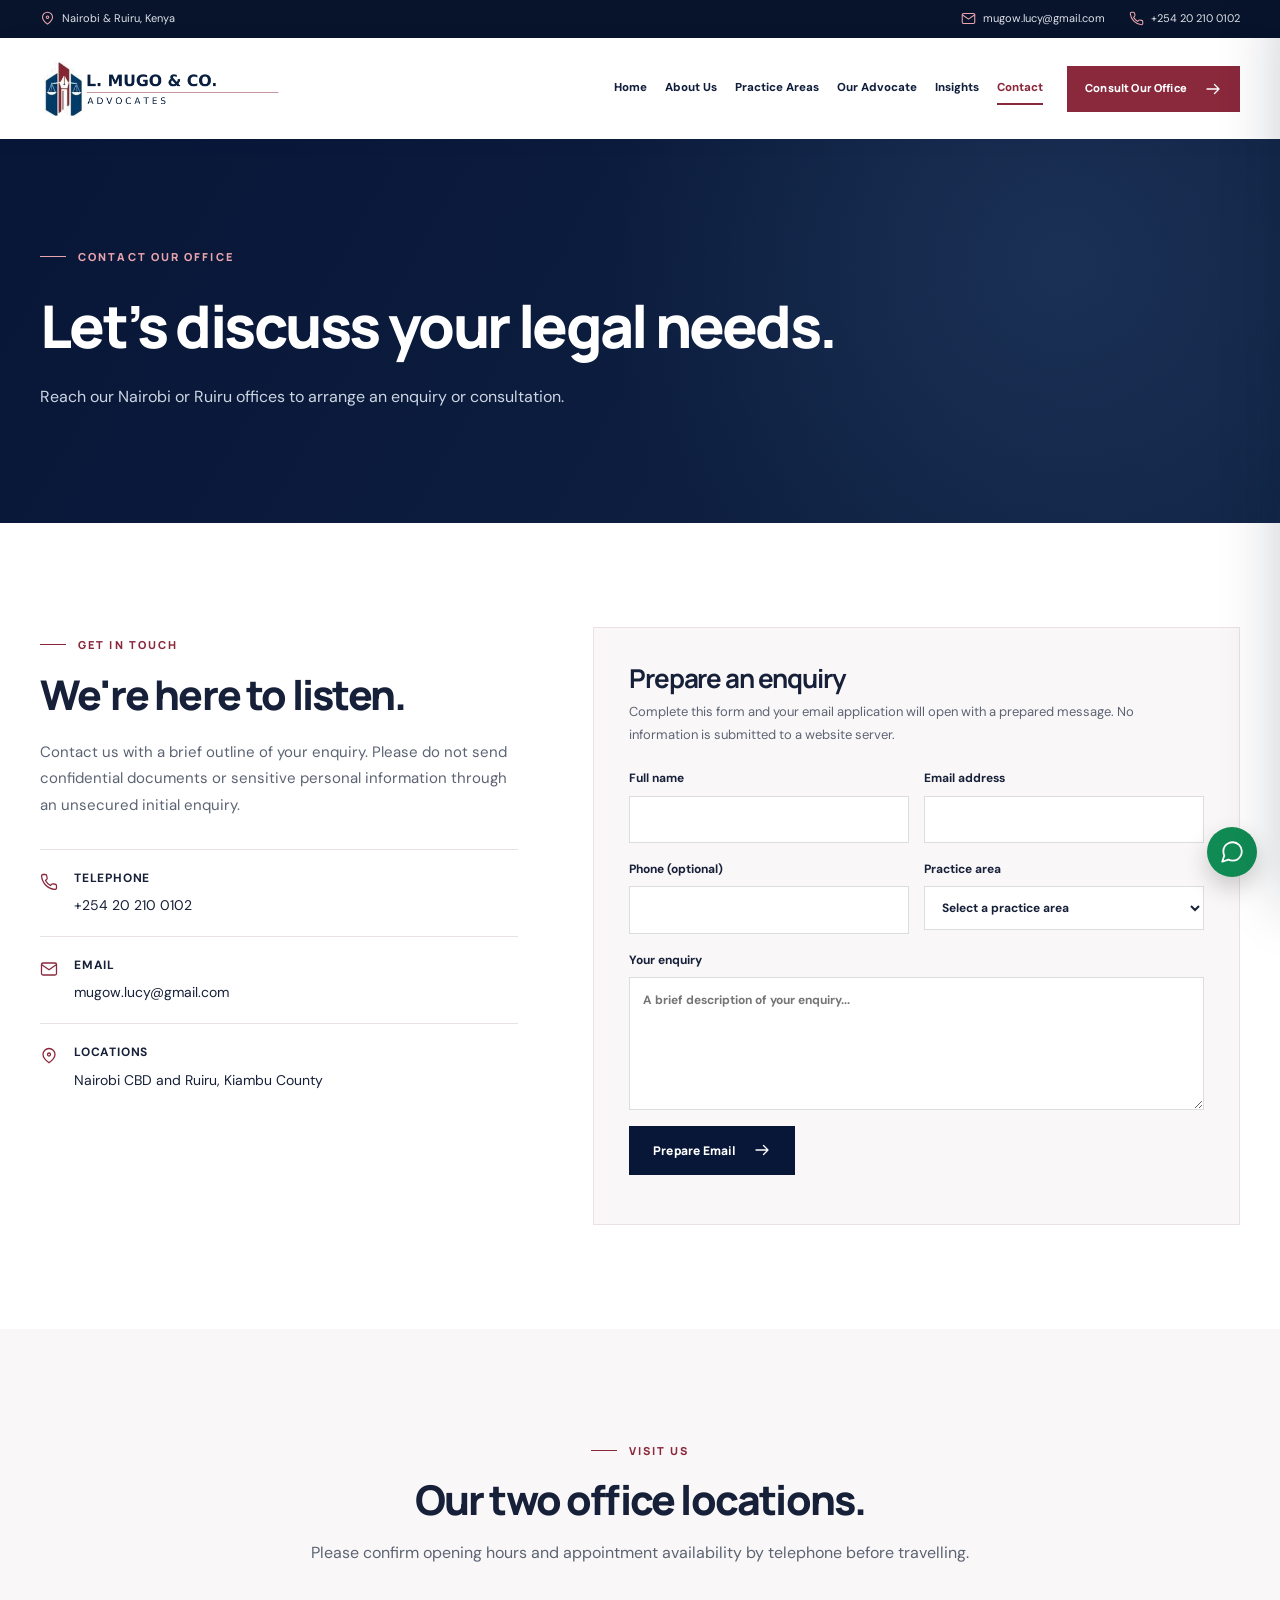
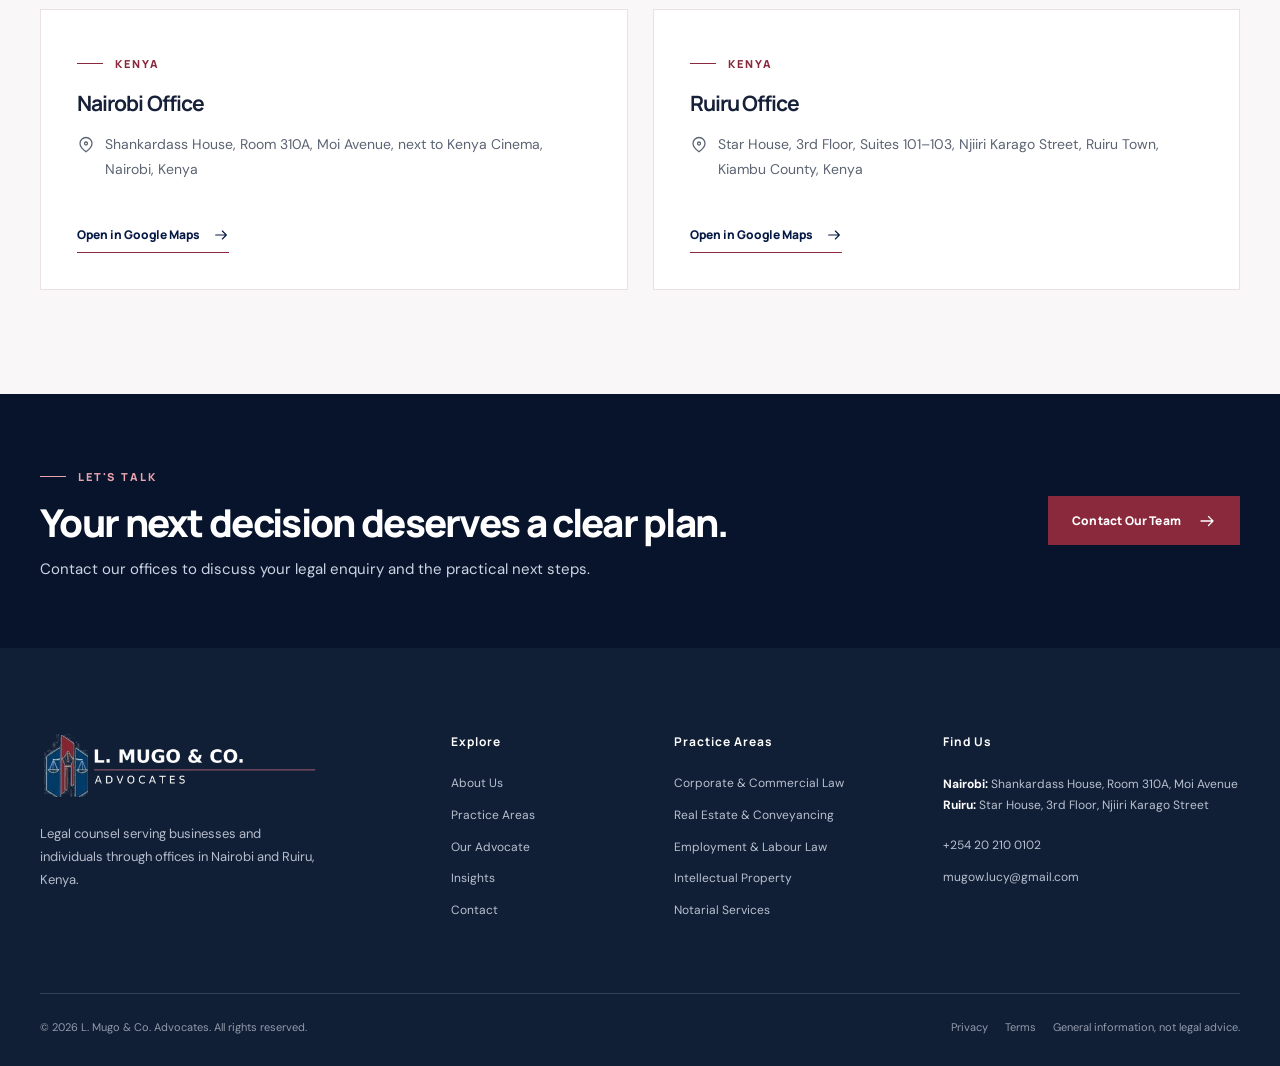
<file: contact/index.html>
<!doctype html><html lang="en-KE"><head><meta charset="utf-8"/><meta name="viewport" content="width=device-width, initial-scale=1"/><meta name="color-scheme" content="light"/><meta name="theme-color" content="#081637"/><title>Contact L. Mugo &amp; Co. Advocates | Nairobi &amp; Ruiru</title><meta name="description" content="Contact L. Mugo &amp; Co. Advocates at Shankardass House, Nairobi, or Star House, Ruiru. Email mugow.lucy@gmail.com or call +254 20 210 0102."/><meta name="robots" content="index,follow,max-image-preview:large"/><link rel="canonical" href="https://l-mugo-co-advocates.vercel.app/contact/"/><meta property="og:type" content="website"/><meta property="og:site_name" content="L. Mugo & Co. Advocates"/><meta property="og:url" content="https://l-mugo-co-advocates.vercel.app/contact/"/><meta property="og:title" content="Contact L. Mugo &amp; Co. Advocates | Nairobi &amp; Ruiru"/><meta property="og:description" content="Contact L. Mugo &amp; Co. Advocates at Shankardass House, Nairobi, or Star House, Ruiru. Email mugow.lucy@gmail.com or call +254 20 210 0102."/><meta property="og:image" content="https://l-mugo-co-advocates.vercel.app/assets/advocate-portrait.webp"/><meta name="twitter:card" content="summary_large_image"/><link rel="icon" href="/assets/favicon.png" type="image/png"/><link rel="preconnect" href="https://fonts.googleapis.com"/><link rel="preconnect" href="https://fonts.gstatic.com" crossorigin/><link rel="preconnect" href="https://images.pexels.com"/><link rel="stylesheet" href="/assets/site.css"/><script defer src="/assets/site.js"></script><script type="application/ld+json">{"@context": "https://schema.org", "@type": "LegalService", "name": "L. Mugo & Co. Advocates", "url": "https://l-mugo-co-advocates.vercel.app/", "telephone": "+254202100102", "email": "mugow.lucy@gmail.com", "address": [{"@type": "PostalAddress", "streetAddress": "Shankardass House, Room 310A, Moi Avenue, next to Kenya Cinema, Nairobi, Kenya", "addressLocality": "Nairobi", "addressCountry": "KE"}, {"@type": "PostalAddress", "streetAddress": "Star House, 3rd Floor, Suites 101–103, Njiiri Karago Street, Ruiru Town, Kiambu County, Kenya", "addressLocality": "Ruiru", "addressRegion": "Kiambu", "addressCountry": "KE"}], "areaServed": {"@type": "Country", "name": "Kenya"}}</script></head><body><a class="skip-link" href="#main">Skip to content</a>
 <div class="topbar"><div class="container topbar-inner"><span class="topbar-address"><svg aria-hidden="true" width="18" height="18" viewBox="0 0 24 24" fill="none" stroke="currentColor" stroke-width="1.7" stroke-linecap="round" stroke-linejoin="round"><path d="M20 10c0 5-8 11-8 11S4 15 4 10a8 8 0 1 1 16 0Z"/><circle cx="12" cy="10" r="2"/></svg> Nairobi & Ruiru, Kenya</span><div class="topbar-links"><a href="mailto:mugow.lucy@gmail.com"><svg aria-hidden="true" width="18" height="18" viewBox="0 0 24 24" fill="none" stroke="currentColor" stroke-width="1.7" stroke-linecap="round" stroke-linejoin="round"><rect x="2" y="4" width="20" height="16" rx="2"/><path d="m2 6 10 7L22 6"/></svg> mugow.lucy@gmail.com</a><a href="tel:+254202100102"><svg aria-hidden="true" width="18" height="18" viewBox="0 0 24 24" fill="none" stroke="currentColor" stroke-width="1.7" stroke-linecap="round" stroke-linejoin="round"><path d="M22 16.9v3a2 2 0 0 1-2.2 2A19.5 19.5 0 0 1 2.1 4.2 2 2 0 0 1 4 2h3a2 2 0 0 1 2 1.7l.5 3a2 2 0 0 1-.6 1.8l-1.6 1.6a16 16 0 0 0 6.6 6.6l1.6-1.6a2 2 0 0 1 1.8-.6l3 .5a2 2 0 0 1 1.7 2Z"/></svg> +254 20 210 0102</a></div></div></div>
 <header class="nav-shell"><div class="container nav-inner"><a class="brand" href="/" aria-label="L. Mugo &amp; Co. Advocates home"><img src="/assets/mugo-wordmark-light-4k.png" width="3840" height="960" alt="L. Mugo &amp; Co. Advocates"/></a><nav class="nav-links" aria-label="Main navigation"><a href="/" class="nav-link " >Home</a><a href="/about/" class="nav-link " >About Us</a><a href="/practice-areas/" class="nav-link " >Practice Areas</a><a href="/managing-partner/" class="nav-link " >Our Advocate</a><a href="/insights/" class="nav-link " >Insights</a><a href="/contact/" class="nav-link active" aria-current="page">Contact</a></nav><a class="btn btn-gold nav-cta" href="/contact/">Consult Our Office <svg aria-hidden="true" width="18" height="18" viewBox="0 0 24 24" fill="none" stroke="currentColor" stroke-width="1.7" stroke-linecap="round" stroke-linejoin="round"><path d="M4 12h16M14 6l6 6-6 6"/></svg></a><button type="button" class="menu-open" aria-label="Open menu" aria-expanded="false" aria-controls="mobile-panel" data-mobile-open><svg aria-hidden="true" width="24" height="24" viewBox="0 0 24 24" fill="none" stroke="currentColor" stroke-width="1.7" stroke-linecap="round" stroke-linejoin="round"><path d="M3 6h18M3 12h18M3 18h18"/></svg></button></div></header>
 <div class="mobile-backdrop" id="mobile-backdrop"></div><nav class="mobile-panel" id="mobile-panel" aria-label="Mobile navigation" aria-hidden="true" inert><div class="mobile-head"><img src="/assets/mugo-wordmark-light-4k.png" width="3840" height="960" alt="L. Mugo &amp; Co. Advocates"/><button type="button" aria-label="Close menu" data-mobile-close>×</button></div><div class="mobile-links"><a href="/" >Home</a><a href="/about/" >About Us</a><a href="/practice-areas/" >Practice Areas</a><a href="/managing-partner/" >Our Advocate</a><a href="/insights/" >Insights</a><a href="/contact/" aria-current="page">Contact</a></div><a class="btn btn-gold mobile-cta" href="/contact/">Request a Consultation <svg aria-hidden="true" width="18" height="18" viewBox="0 0 24 24" fill="none" stroke="currentColor" stroke-width="1.7" stroke-linecap="round" stroke-linejoin="round"><path d="M4 12h16M14 6l6 6-6 6"/></svg></a></nav><main id="main"><section class="page-hero"><div class="container"><span class="eyebrow eyebrow-light">CONTACT OUR OFFICE</span><h1>Let’s discuss your legal needs.</h1><p>Reach our Nairobi or Ruiru offices to arrange an enquiry or consultation.</p></div></section><section class="section"><div class="container contact-grid"><div class="contact-copy"><span class="eyebrow">GET IN TOUCH</span><h2>We're here to listen.</h2><p>Contact us with a brief outline of your enquiry. Please do not send confidential documents or sensitive personal information through an unsecured initial enquiry.</p><div class="contact-line"><svg aria-hidden="true" width="18" height="18" viewBox="0 0 24 24" fill="none" stroke="currentColor" stroke-width="1.7" stroke-linecap="round" stroke-linejoin="round"><path d="M22 16.9v3a2 2 0 0 1-2.2 2A19.5 19.5 0 0 1 2.1 4.2 2 2 0 0 1 4 2h3a2 2 0 0 1 2 1.7l.5 3a2 2 0 0 1-.6 1.8l-1.6 1.6a16 16 0 0 0 6.6 6.6l1.6-1.6a2 2 0 0 1 1.8-.6l3 .5a2 2 0 0 1 1.7 2Z"/></svg><div><strong>Telephone</strong><a href="tel:+254202100102">+254 20 210 0102</a></div></div><div class="contact-line"><svg aria-hidden="true" width="18" height="18" viewBox="0 0 24 24" fill="none" stroke="currentColor" stroke-width="1.7" stroke-linecap="round" stroke-linejoin="round"><rect x="2" y="4" width="20" height="16" rx="2"/><path d="m2 6 10 7L22 6"/></svg><div><strong>Email</strong><a href="mailto:mugow.lucy@gmail.com">mugow.lucy@gmail.com</a></div></div><div class="contact-line"><svg aria-hidden="true" width="18" height="18" viewBox="0 0 24 24" fill="none" stroke="currentColor" stroke-width="1.7" stroke-linecap="round" stroke-linejoin="round"><path d="M20 10c0 5-8 11-8 11S4 15 4 10a8 8 0 1 1 16 0Z"/><circle cx="12" cy="10" r="2"/></svg><div><strong>Locations</strong><span>Nairobi CBD and Ruiru, Kiambu County</span></div></div></div><div class="contact-form-shell"><h3>Prepare an enquiry</h3><p>Complete this form and your email application will open with a prepared message. No information is submitted to a website server.</p><form id="enquiry-form"><div class="form-grid"><label>Full name <input name="name" autocomplete="name" required maxlength="120"/></label><label>Email address <input name="email" type="email" autocomplete="email" required maxlength="200"/></label></div><div class="form-grid"><label>Phone (optional) <input name="phone" type="tel" autocomplete="tel" maxlength="30"/></label><label>Practice area <select id="area" name="area" required><option value="">Select a practice area</option><option value="Corporate &amp; Commercial Law">Corporate & Commercial Law</option><option value="Real Estate &amp; Conveyancing">Real Estate & Conveyancing</option><option value="Employment &amp; Labour Law">Employment & Labour Law</option><option value="Intellectual Property">Intellectual Property</option><option value="Notarial Services">Notarial Services</option><option value="Litigation &amp; Dispute Resolution">Litigation & Dispute Resolution</option><option value="Contract Drafting &amp; Review">Contract Drafting & Review</option><option value="Business Registration &amp; Advisory">Business Registration & Advisory</option><option value="Compliance &amp; Data Protection">Compliance & Data Protection</option></select></label></div><label>Your enquiry <textarea name="message" rows="5" maxlength="3000" required placeholder="A brief description of your enquiry..."></textarea></label><div class="honeypot" aria-hidden="true"><label>Company website <input name="company_website" tabindex="-1" autocomplete="off"/></label></div><button class="btn btn-navy" type="submit">Prepare Email <svg aria-hidden="true" width="18" height="18" viewBox="0 0 24 24" fill="none" stroke="currentColor" stroke-width="1.7" stroke-linecap="round" stroke-linejoin="round"><path d="M4 12h16M14 6l6 6-6 6"/></svg></button><p id="form-status" role="status" aria-live="polite"></p></form></div></div></section>
<section class="section cream"><div class="container"><div class="section-heading centered"><span class="eyebrow">VISIT US</span><h2>Our two office locations.</h2><p>Please confirm opening hours and appointment availability by telephone before travelling.</p></div><div class="office-grid"><article class="office-card"><span class="eyebrow">KENYA</span><h3>Nairobi Office</h3><p><svg aria-hidden="true" width="18" height="18" viewBox="0 0 24 24" fill="none" stroke="currentColor" stroke-width="1.7" stroke-linecap="round" stroke-linejoin="round"><path d="M20 10c0 5-8 11-8 11S4 15 4 10a8 8 0 1 1 16 0Z"/><circle cx="12" cy="10" r="2"/></svg> Shankardass House, Room 310A, Moi Avenue, next to Kenya Cinema, Nairobi, Kenya</p><a target="_blank" rel="noopener noreferrer" class="text-link" href="https://www.google.com/maps/search/?api=1&amp;query=Shankardass%20House%20Moi%20Avenue%20Nairobi%20Kenya">Open in Google Maps <svg aria-hidden="true" width="18" height="18" viewBox="0 0 24 24" fill="none" stroke="currentColor" stroke-width="1.7" stroke-linecap="round" stroke-linejoin="round"><path d="M4 12h16M14 6l6 6-6 6"/></svg></a></article><article class="office-card"><span class="eyebrow">KENYA</span><h3>Ruiru Office</h3><p><svg aria-hidden="true" width="18" height="18" viewBox="0 0 24 24" fill="none" stroke="currentColor" stroke-width="1.7" stroke-linecap="round" stroke-linejoin="round"><path d="M20 10c0 5-8 11-8 11S4 15 4 10a8 8 0 1 1 16 0Z"/><circle cx="12" cy="10" r="2"/></svg> Star House, 3rd Floor, Suites 101–103, Njiiri Karago Street, Ruiru Town, Kiambu County, Kenya</p><a target="_blank" rel="noopener noreferrer" class="text-link" href="https://www.google.com/maps/search/?api=1&amp;query=Star%20House%20Njiiri%20Karago%20Street%20Ruiru%20Kenya">Open in Google Maps <svg aria-hidden="true" width="18" height="18" viewBox="0 0 24 24" fill="none" stroke="currentColor" stroke-width="1.7" stroke-linecap="round" stroke-linejoin="round"><path d="M4 12h16M14 6l6 6-6 6"/></svg></a></article></div></div></section></main><section class="closing"><div class="container closing-inner"><div><span class="eyebrow eyebrow-light">LET'S TALK</span><h2>Your next decision deserves a clear plan.</h2><p>Contact our offices to discuss your legal enquiry and the practical next steps.</p></div><a class="btn btn-gold" href="/contact/">Contact Our Team <svg aria-hidden="true" width="18" height="18" viewBox="0 0 24 24" fill="none" stroke="currentColor" stroke-width="1.7" stroke-linecap="round" stroke-linejoin="round"><path d="M4 12h16M14 6l6 6-6 6"/></svg></a></div></section>
 <footer class="site-footer"><div class="container"><div class="footer-grid"><div class="footer-about"><a href="/" class="footer-logo"><img src="/assets/mugo-wordmark-dark-4k.png" alt="L. Mugo &amp; Co. Advocates" width="3840" height="960" loading="lazy"/></a><p>Legal counsel serving businesses and individuals through offices in Nairobi and Ruiru, Kenya.</p></div><div><h3>Explore</h3><div class="footer-links"><a href="/about/">About Us</a><a href="/practice-areas/">Practice Areas</a><a href="/managing-partner/">Our Advocate</a><a href="/insights/">Insights</a><a href="/contact/">Contact</a></div></div><div><h3>Practice Areas</h3><div class="footer-links"><a href="/practice-areas/#corporate">Corporate & Commercial Law</a><a href="/practice-areas/#property">Real Estate & Conveyancing</a><a href="/practice-areas/#employment">Employment & Labour Law</a><a href="/practice-areas/#ip">Intellectual Property</a><a href="/practice-areas/#notary">Notarial Services</a></div></div><div><h3>Find Us</h3><address><strong>Nairobi:</strong> Shankardass House, Room 310A, Moi Avenue<br/><strong>Ruiru:</strong> Star House, 3rd Floor, Njiiri Karago Street</address><div class="footer-links footer-contact"><a href="tel:+254202100102">+254 20 210 0102</a><a href="mailto:mugow.lucy@gmail.com">mugow.lucy@gmail.com</a></div></div></div><div class="footer-bottom"><span>© 2026 L. Mugo &amp; Co. Advocates. All rights reserved.</span><div><a href="/privacy/">Privacy</a><a href="/terms/">Terms</a><span>General information, not legal advice.</span></div></div></div></footer>
 <a class="floating-contact" href="/contact/" aria-label="Contact L. Mugo and Company Advocates" title="Contact the firm"><svg aria-hidden="true" width="29" height="29" viewBox="0 0 24 24" fill="none" stroke="currentColor" stroke-width="1.7" stroke-linecap="round" stroke-linejoin="round"><path d="M21 11.5a8.38 8.38 0 0 1-.9 3.8 8.5 8.5 0 0 1-7.6 4.7 8.38 8.38 0 0 1-3.8-.9L3 21l1.9-5.7a8.38 8.38 0 0 1-.9-3.8 8.5 8.5 0 0 1 4.7-7.6 8.38 8.38 0 0 1 3.8-.9h.5a8.48 8.48 0 0 1 8 8v.5Z"/></svg><span class="whatsapp-tooltip" aria-hidden="true">Contact Our Office</span></a><button class="scroll-top" type="button" aria-label="Back to top" title="Back to top">↑</button></body></html>
</file>
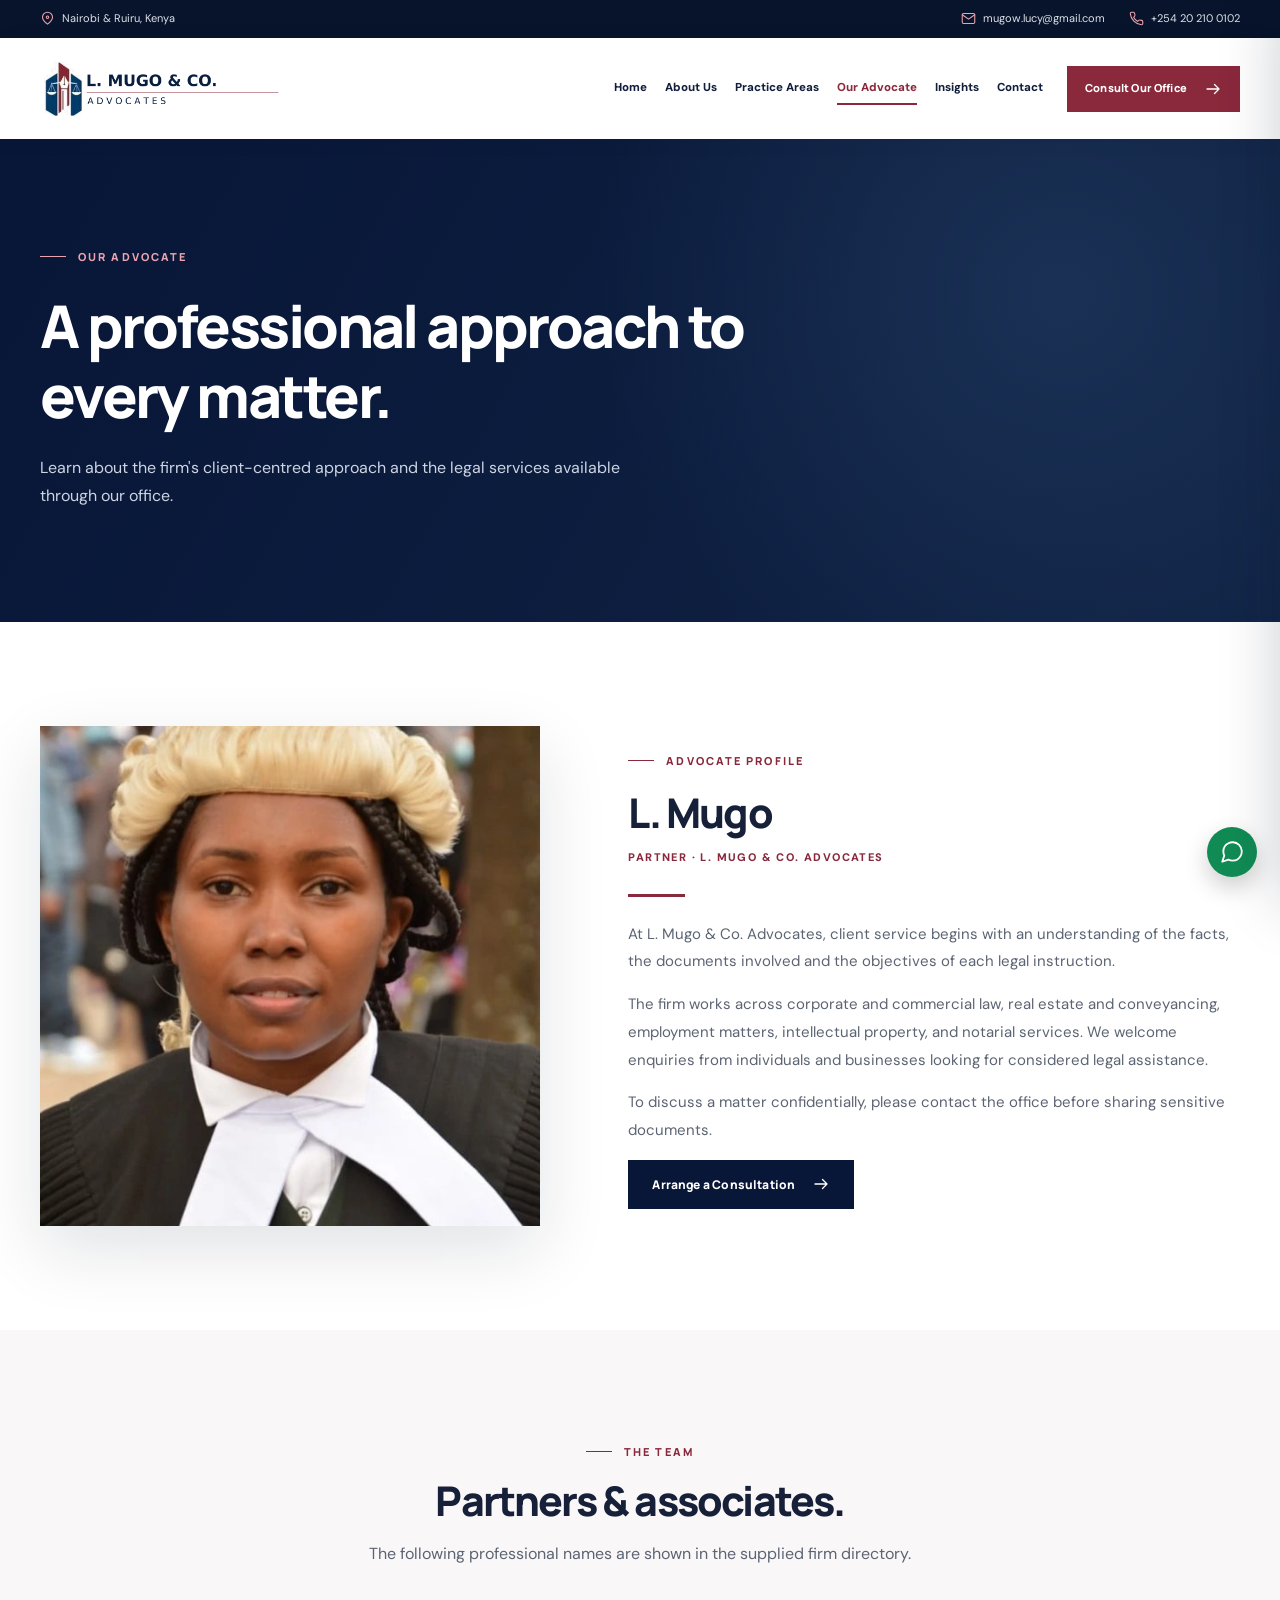
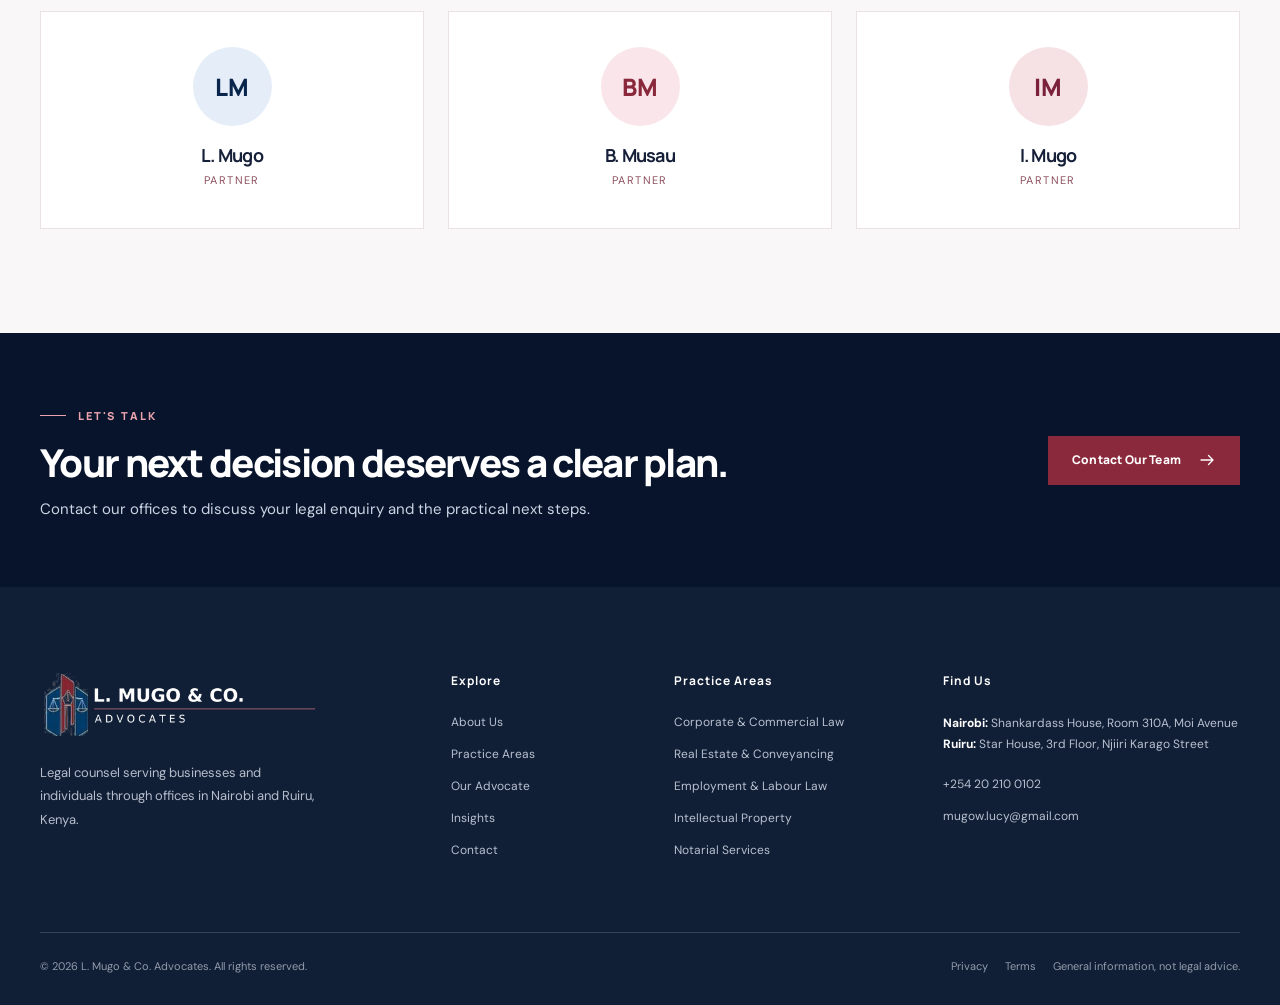
<file: managing-partner/index.html>
<!doctype html><html lang="en-KE"><head><meta charset="utf-8"/><meta name="viewport" content="width=device-width, initial-scale=1"/><meta name="color-scheme" content="light"/><meta name="theme-color" content="#081637"/><title>Our Advocate &amp; Team | L. Mugo &amp; Co. Advocates</title><meta name="description" content="Meet the team at L. Mugo &amp; Co. Advocates, serving clients in Nairobi and Ruiru, Kenya."/><meta name="robots" content="index,follow,max-image-preview:large"/><link rel="canonical" href="https://l-mugo-co-advocates.vercel.app/managing-partner/"/><meta property="og:type" content="website"/><meta property="og:site_name" content="L. Mugo & Co. Advocates"/><meta property="og:url" content="https://l-mugo-co-advocates.vercel.app/managing-partner/"/><meta property="og:title" content="Our Advocate &amp; Team | L. Mugo &amp; Co. Advocates"/><meta property="og:description" content="Meet the team at L. Mugo &amp; Co. Advocates, serving clients in Nairobi and Ruiru, Kenya."/><meta property="og:image" content="https://l-mugo-co-advocates.vercel.app/assets/advocate-portrait.webp"/><meta name="twitter:card" content="summary_large_image"/><link rel="icon" href="/assets/favicon.png" type="image/png"/><link rel="preconnect" href="https://fonts.googleapis.com"/><link rel="preconnect" href="https://fonts.gstatic.com" crossorigin/><link rel="preconnect" href="https://images.pexels.com"/><link rel="stylesheet" href="/assets/site.css"/><script defer src="/assets/site.js"></script><script type="application/ld+json">{"@context": "https://schema.org", "@type": "LegalService", "name": "L. Mugo & Co. Advocates", "url": "https://l-mugo-co-advocates.vercel.app/", "telephone": "+254202100102", "email": "mugow.lucy@gmail.com", "address": [{"@type": "PostalAddress", "streetAddress": "Shankardass House, Room 310A, Moi Avenue, next to Kenya Cinema, Nairobi, Kenya", "addressLocality": "Nairobi", "addressCountry": "KE"}, {"@type": "PostalAddress", "streetAddress": "Star House, 3rd Floor, Suites 101–103, Njiiri Karago Street, Ruiru Town, Kiambu County, Kenya", "addressLocality": "Ruiru", "addressRegion": "Kiambu", "addressCountry": "KE"}], "areaServed": {"@type": "Country", "name": "Kenya"}}</script></head><body><a class="skip-link" href="#main">Skip to content</a>
 <div class="topbar"><div class="container topbar-inner"><span class="topbar-address"><svg aria-hidden="true" width="18" height="18" viewBox="0 0 24 24" fill="none" stroke="currentColor" stroke-width="1.7" stroke-linecap="round" stroke-linejoin="round"><path d="M20 10c0 5-8 11-8 11S4 15 4 10a8 8 0 1 1 16 0Z"/><circle cx="12" cy="10" r="2"/></svg> Nairobi & Ruiru, Kenya</span><div class="topbar-links"><a href="mailto:mugow.lucy@gmail.com"><svg aria-hidden="true" width="18" height="18" viewBox="0 0 24 24" fill="none" stroke="currentColor" stroke-width="1.7" stroke-linecap="round" stroke-linejoin="round"><rect x="2" y="4" width="20" height="16" rx="2"/><path d="m2 6 10 7L22 6"/></svg> mugow.lucy@gmail.com</a><a href="tel:+254202100102"><svg aria-hidden="true" width="18" height="18" viewBox="0 0 24 24" fill="none" stroke="currentColor" stroke-width="1.7" stroke-linecap="round" stroke-linejoin="round"><path d="M22 16.9v3a2 2 0 0 1-2.2 2A19.5 19.5 0 0 1 2.1 4.2 2 2 0 0 1 4 2h3a2 2 0 0 1 2 1.7l.5 3a2 2 0 0 1-.6 1.8l-1.6 1.6a16 16 0 0 0 6.6 6.6l1.6-1.6a2 2 0 0 1 1.8-.6l3 .5a2 2 0 0 1 1.7 2Z"/></svg> +254 20 210 0102</a></div></div></div>
 <header class="nav-shell"><div class="container nav-inner"><a class="brand" href="/" aria-label="L. Mugo &amp; Co. Advocates home"><img src="/assets/mugo-wordmark-light-4k.png" width="3840" height="960" alt="L. Mugo &amp; Co. Advocates"/></a><nav class="nav-links" aria-label="Main navigation"><a href="/" class="nav-link " >Home</a><a href="/about/" class="nav-link " >About Us</a><a href="/practice-areas/" class="nav-link " >Practice Areas</a><a href="/managing-partner/" class="nav-link active" aria-current="page">Our Advocate</a><a href="/insights/" class="nav-link " >Insights</a><a href="/contact/" class="nav-link " >Contact</a></nav><a class="btn btn-gold nav-cta" href="/contact/">Consult Our Office <svg aria-hidden="true" width="18" height="18" viewBox="0 0 24 24" fill="none" stroke="currentColor" stroke-width="1.7" stroke-linecap="round" stroke-linejoin="round"><path d="M4 12h16M14 6l6 6-6 6"/></svg></a><button type="button" class="menu-open" aria-label="Open menu" aria-expanded="false" aria-controls="mobile-panel" data-mobile-open><svg aria-hidden="true" width="24" height="24" viewBox="0 0 24 24" fill="none" stroke="currentColor" stroke-width="1.7" stroke-linecap="round" stroke-linejoin="round"><path d="M3 6h18M3 12h18M3 18h18"/></svg></button></div></header>
 <div class="mobile-backdrop" id="mobile-backdrop"></div><nav class="mobile-panel" id="mobile-panel" aria-label="Mobile navigation" aria-hidden="true" inert><div class="mobile-head"><img src="/assets/mugo-wordmark-light-4k.png" width="3840" height="960" alt="L. Mugo &amp; Co. Advocates"/><button type="button" aria-label="Close menu" data-mobile-close>×</button></div><div class="mobile-links"><a href="/" >Home</a><a href="/about/" >About Us</a><a href="/practice-areas/" >Practice Areas</a><a href="/managing-partner/" aria-current="page">Our Advocate</a><a href="/insights/" >Insights</a><a href="/contact/" >Contact</a></div><a class="btn btn-gold mobile-cta" href="/contact/">Request a Consultation <svg aria-hidden="true" width="18" height="18" viewBox="0 0 24 24" fill="none" stroke="currentColor" stroke-width="1.7" stroke-linecap="round" stroke-linejoin="round"><path d="M4 12h16M14 6l6 6-6 6"/></svg></a></nav><main id="main"><section class="page-hero"><div class="container"><span class="eyebrow eyebrow-light">OUR ADVOCATE</span><h1>A professional approach to every matter.</h1><p>Learn about the firm's client-centred approach and the legal services available through our office.</p></div></section><section class="section"><div class="container profile-layout"><div class="profile-photo"><img src="/assets/advocate-portrait.webp" width="576" height="576" alt="Advocate photograph supplied for L. Mugo &amp; Co. Advocates" loading="lazy"/></div><div class="profile-body"><span class="eyebrow">ADVOCATE PROFILE</span><h2>L. Mugo</h2><span class="profile-role">PARTNER · L. MUGO &amp; CO. ADVOCATES</span><div class="accent-line"></div><p>At L. Mugo &amp; Co. Advocates, client service begins with an understanding of the facts, the documents involved and the objectives of each legal instruction.</p><p>The firm works across corporate and commercial law, real estate and conveyancing, employment matters, intellectual property, and notarial services. We welcome enquiries from individuals and businesses looking for considered legal assistance.</p><p>To discuss a matter confidentially, please contact the office before sharing sensitive documents.</p><a class="btn btn-navy" href="/contact/">Arrange a Consultation <svg aria-hidden="true" width="18" height="18" viewBox="0 0 24 24" fill="none" stroke="currentColor" stroke-width="1.7" stroke-linecap="round" stroke-linejoin="round"><path d="M4 12h16M14 6l6 6-6 6"/></svg></a></div></div></section>
<section class="section cream"><div class="container"><div class="section-heading centered"><span class="eyebrow">THE TEAM</span><h2>Partners &amp; associates.</h2><p>The following professional names are shown in the supplied firm directory.</p></div><div class="team-grid"><article><div class="initials">LM</div><h3>L. Mugo</h3><span>Partner</span></article><article><div class="initials">BM</div><h3>B. Musau</h3><span>Partner</span></article><article><div class="initials">IM</div><h3>I. Mugo</h3><span>Partner</span></article></div></div></section></main><section class="closing"><div class="container closing-inner"><div><span class="eyebrow eyebrow-light">LET'S TALK</span><h2>Your next decision deserves a clear plan.</h2><p>Contact our offices to discuss your legal enquiry and the practical next steps.</p></div><a class="btn btn-gold" href="/contact/">Contact Our Team <svg aria-hidden="true" width="18" height="18" viewBox="0 0 24 24" fill="none" stroke="currentColor" stroke-width="1.7" stroke-linecap="round" stroke-linejoin="round"><path d="M4 12h16M14 6l6 6-6 6"/></svg></a></div></section>
 <footer class="site-footer"><div class="container"><div class="footer-grid"><div class="footer-about"><a href="/" class="footer-logo"><img src="/assets/mugo-wordmark-dark-4k.png" alt="L. Mugo &amp; Co. Advocates" width="3840" height="960" loading="lazy"/></a><p>Legal counsel serving businesses and individuals through offices in Nairobi and Ruiru, Kenya.</p></div><div><h3>Explore</h3><div class="footer-links"><a href="/about/">About Us</a><a href="/practice-areas/">Practice Areas</a><a href="/managing-partner/">Our Advocate</a><a href="/insights/">Insights</a><a href="/contact/">Contact</a></div></div><div><h3>Practice Areas</h3><div class="footer-links"><a href="/practice-areas/#corporate">Corporate & Commercial Law</a><a href="/practice-areas/#property">Real Estate & Conveyancing</a><a href="/practice-areas/#employment">Employment & Labour Law</a><a href="/practice-areas/#ip">Intellectual Property</a><a href="/practice-areas/#notary">Notarial Services</a></div></div><div><h3>Find Us</h3><address><strong>Nairobi:</strong> Shankardass House, Room 310A, Moi Avenue<br/><strong>Ruiru:</strong> Star House, 3rd Floor, Njiiri Karago Street</address><div class="footer-links footer-contact"><a href="tel:+254202100102">+254 20 210 0102</a><a href="mailto:mugow.lucy@gmail.com">mugow.lucy@gmail.com</a></div></div></div><div class="footer-bottom"><span>© 2026 L. Mugo &amp; Co. Advocates. All rights reserved.</span><div><a href="/privacy/">Privacy</a><a href="/terms/">Terms</a><span>General information, not legal advice.</span></div></div></div></footer>
 <a class="floating-contact" href="/contact/" aria-label="Contact L. Mugo and Company Advocates" title="Contact the firm"><svg aria-hidden="true" width="29" height="29" viewBox="0 0 24 24" fill="none" stroke="currentColor" stroke-width="1.7" stroke-linecap="round" stroke-linejoin="round"><path d="M21 11.5a8.38 8.38 0 0 1-.9 3.8 8.5 8.5 0 0 1-7.6 4.7 8.38 8.38 0 0 1-3.8-.9L3 21l1.9-5.7a8.38 8.38 0 0 1-.9-3.8 8.5 8.5 0 0 1 4.7-7.6 8.38 8.38 0 0 1 3.8-.9h.5a8.48 8.48 0 0 1 8 8v.5Z"/></svg><span class="whatsapp-tooltip" aria-hidden="true">Contact Our Office</span></a><button class="scroll-top" type="button" aria-label="Back to top" title="Back to top">↑</button></body></html>
</file>
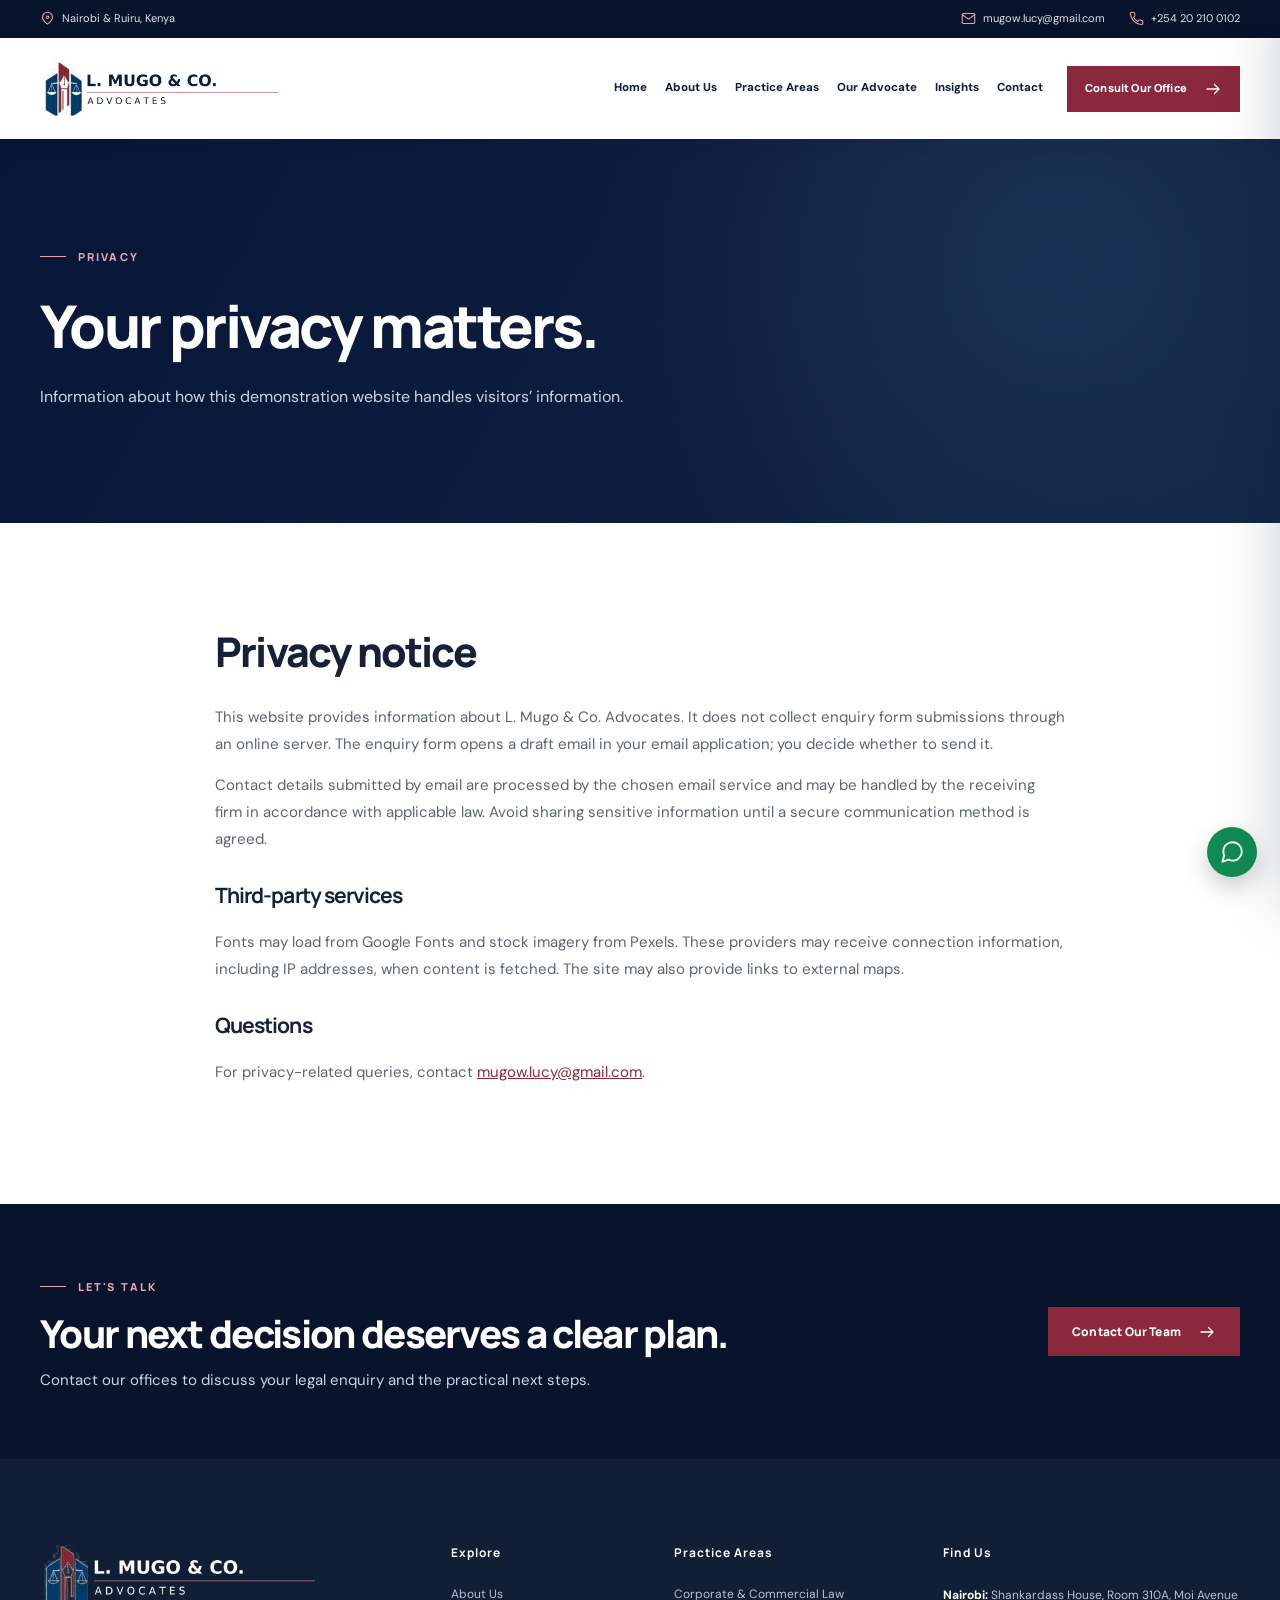
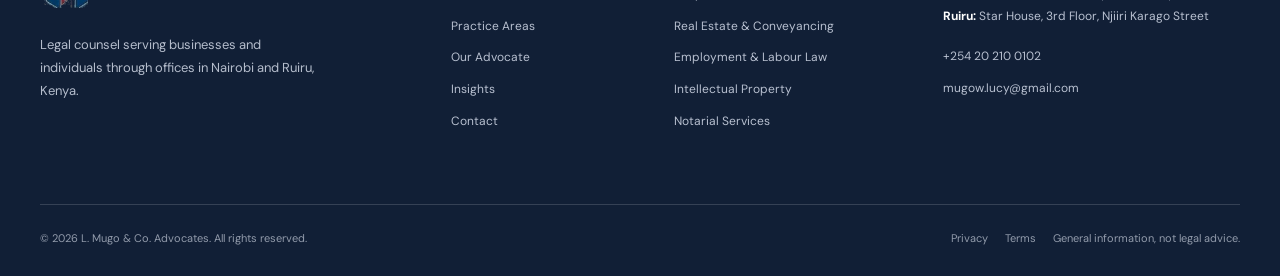
<file: privacy/index.html>
<!doctype html><html lang="en-KE"><head><meta charset="utf-8"/><meta name="viewport" content="width=device-width, initial-scale=1"/><meta name="color-scheme" content="light"/><meta name="theme-color" content="#081637"/><title>Privacy Notice | L. Mugo &amp; Co. Advocates</title><meta name="description" content="Privacy information for visitors to the L. Mugo &amp; Co. Advocates website."/><meta name="robots" content="index,follow,max-image-preview:large"/><link rel="canonical" href="https://l-mugo-co-advocates.vercel.app/privacy/"/><meta property="og:type" content="website"/><meta property="og:site_name" content="L. Mugo & Co. Advocates"/><meta property="og:url" content="https://l-mugo-co-advocates.vercel.app/privacy/"/><meta property="og:title" content="Privacy Notice | L. Mugo &amp; Co. Advocates"/><meta property="og:description" content="Privacy information for visitors to the L. Mugo &amp; Co. Advocates website."/><meta property="og:image" content="https://l-mugo-co-advocates.vercel.app/assets/advocate-portrait.webp"/><meta name="twitter:card" content="summary_large_image"/><link rel="icon" href="/assets/favicon.png" type="image/png"/><link rel="preconnect" href="https://fonts.googleapis.com"/><link rel="preconnect" href="https://fonts.gstatic.com" crossorigin/><link rel="preconnect" href="https://images.pexels.com"/><link rel="stylesheet" href="/assets/site.css"/><script defer src="/assets/site.js"></script><script type="application/ld+json">{"@context": "https://schema.org", "@type": "LegalService", "name": "L. Mugo & Co. Advocates", "url": "https://l-mugo-co-advocates.vercel.app/", "telephone": "+254202100102", "email": "mugow.lucy@gmail.com", "address": [{"@type": "PostalAddress", "streetAddress": "Shankardass House, Room 310A, Moi Avenue, next to Kenya Cinema, Nairobi, Kenya", "addressLocality": "Nairobi", "addressCountry": "KE"}, {"@type": "PostalAddress", "streetAddress": "Star House, 3rd Floor, Suites 101–103, Njiiri Karago Street, Ruiru Town, Kiambu County, Kenya", "addressLocality": "Ruiru", "addressRegion": "Kiambu", "addressCountry": "KE"}], "areaServed": {"@type": "Country", "name": "Kenya"}}</script></head><body><a class="skip-link" href="#main">Skip to content</a>
 <div class="topbar"><div class="container topbar-inner"><span class="topbar-address"><svg aria-hidden="true" width="18" height="18" viewBox="0 0 24 24" fill="none" stroke="currentColor" stroke-width="1.7" stroke-linecap="round" stroke-linejoin="round"><path d="M20 10c0 5-8 11-8 11S4 15 4 10a8 8 0 1 1 16 0Z"/><circle cx="12" cy="10" r="2"/></svg> Nairobi & Ruiru, Kenya</span><div class="topbar-links"><a href="mailto:mugow.lucy@gmail.com"><svg aria-hidden="true" width="18" height="18" viewBox="0 0 24 24" fill="none" stroke="currentColor" stroke-width="1.7" stroke-linecap="round" stroke-linejoin="round"><rect x="2" y="4" width="20" height="16" rx="2"/><path d="m2 6 10 7L22 6"/></svg> mugow.lucy@gmail.com</a><a href="tel:+254202100102"><svg aria-hidden="true" width="18" height="18" viewBox="0 0 24 24" fill="none" stroke="currentColor" stroke-width="1.7" stroke-linecap="round" stroke-linejoin="round"><path d="M22 16.9v3a2 2 0 0 1-2.2 2A19.5 19.5 0 0 1 2.1 4.2 2 2 0 0 1 4 2h3a2 2 0 0 1 2 1.7l.5 3a2 2 0 0 1-.6 1.8l-1.6 1.6a16 16 0 0 0 6.6 6.6l1.6-1.6a2 2 0 0 1 1.8-.6l3 .5a2 2 0 0 1 1.7 2Z"/></svg> +254 20 210 0102</a></div></div></div>
 <header class="nav-shell"><div class="container nav-inner"><a class="brand" href="/" aria-label="L. Mugo &amp; Co. Advocates home"><img src="/assets/mugo-wordmark-light-4k.png" width="3840" height="960" alt="L. Mugo &amp; Co. Advocates"/></a><nav class="nav-links" aria-label="Main navigation"><a href="/" class="nav-link " >Home</a><a href="/about/" class="nav-link " >About Us</a><a href="/practice-areas/" class="nav-link " >Practice Areas</a><a href="/managing-partner/" class="nav-link " >Our Advocate</a><a href="/insights/" class="nav-link " >Insights</a><a href="/contact/" class="nav-link " >Contact</a></nav><a class="btn btn-gold nav-cta" href="/contact/">Consult Our Office <svg aria-hidden="true" width="18" height="18" viewBox="0 0 24 24" fill="none" stroke="currentColor" stroke-width="1.7" stroke-linecap="round" stroke-linejoin="round"><path d="M4 12h16M14 6l6 6-6 6"/></svg></a><button type="button" class="menu-open" aria-label="Open menu" aria-expanded="false" aria-controls="mobile-panel" data-mobile-open><svg aria-hidden="true" width="24" height="24" viewBox="0 0 24 24" fill="none" stroke="currentColor" stroke-width="1.7" stroke-linecap="round" stroke-linejoin="round"><path d="M3 6h18M3 12h18M3 18h18"/></svg></button></div></header>
 <div class="mobile-backdrop" id="mobile-backdrop"></div><nav class="mobile-panel" id="mobile-panel" aria-label="Mobile navigation" aria-hidden="true" inert><div class="mobile-head"><img src="/assets/mugo-wordmark-light-4k.png" width="3840" height="960" alt="L. Mugo &amp; Co. Advocates"/><button type="button" aria-label="Close menu" data-mobile-close>×</button></div><div class="mobile-links"><a href="/" >Home</a><a href="/about/" >About Us</a><a href="/practice-areas/" >Practice Areas</a><a href="/managing-partner/" >Our Advocate</a><a href="/insights/" >Insights</a><a href="/contact/" >Contact</a></div><a class="btn btn-gold mobile-cta" href="/contact/">Request a Consultation <svg aria-hidden="true" width="18" height="18" viewBox="0 0 24 24" fill="none" stroke="currentColor" stroke-width="1.7" stroke-linecap="round" stroke-linejoin="round"><path d="M4 12h16M14 6l6 6-6 6"/></svg></a></nav><main id="main"><section class="page-hero"><div class="container"><span class="eyebrow eyebrow-light">PRIVACY</span><h1>Your privacy matters.</h1><p>Information about how this demonstration website handles visitors’ information.</p></div></section><section class="section"><div class="container legal-copy"><h2>Privacy notice</h2><p>This website provides information about L. Mugo &amp; Co. Advocates. It does not collect enquiry form submissions through an online server. The enquiry form opens a draft email in your email application; you decide whether to send it.</p><p>Contact details submitted by email are processed by the chosen email service and may be handled by the receiving firm in accordance with applicable law. Avoid sharing sensitive information until a secure communication method is agreed.</p><h3>Third-party services</h3><p>Fonts may load from Google Fonts and stock imagery from Pexels. These providers may receive connection information, including IP addresses, when content is fetched. The site may also provide links to external maps.</p><h3>Questions</h3><p>For privacy-related queries, contact <a href="mailto:mugow.lucy@gmail.com">mugow.lucy@gmail.com</a>.</p></div></section></main><section class="closing"><div class="container closing-inner"><div><span class="eyebrow eyebrow-light">LET'S TALK</span><h2>Your next decision deserves a clear plan.</h2><p>Contact our offices to discuss your legal enquiry and the practical next steps.</p></div><a class="btn btn-gold" href="/contact/">Contact Our Team <svg aria-hidden="true" width="18" height="18" viewBox="0 0 24 24" fill="none" stroke="currentColor" stroke-width="1.7" stroke-linecap="round" stroke-linejoin="round"><path d="M4 12h16M14 6l6 6-6 6"/></svg></a></div></section>
 <footer class="site-footer"><div class="container"><div class="footer-grid"><div class="footer-about"><a href="/" class="footer-logo"><img src="/assets/mugo-wordmark-dark-4k.png" alt="L. Mugo &amp; Co. Advocates" width="3840" height="960" loading="lazy"/></a><p>Legal counsel serving businesses and individuals through offices in Nairobi and Ruiru, Kenya.</p></div><div><h3>Explore</h3><div class="footer-links"><a href="/about/">About Us</a><a href="/practice-areas/">Practice Areas</a><a href="/managing-partner/">Our Advocate</a><a href="/insights/">Insights</a><a href="/contact/">Contact</a></div></div><div><h3>Practice Areas</h3><div class="footer-links"><a href="/practice-areas/#corporate">Corporate & Commercial Law</a><a href="/practice-areas/#property">Real Estate & Conveyancing</a><a href="/practice-areas/#employment">Employment & Labour Law</a><a href="/practice-areas/#ip">Intellectual Property</a><a href="/practice-areas/#notary">Notarial Services</a></div></div><div><h3>Find Us</h3><address><strong>Nairobi:</strong> Shankardass House, Room 310A, Moi Avenue<br/><strong>Ruiru:</strong> Star House, 3rd Floor, Njiiri Karago Street</address><div class="footer-links footer-contact"><a href="tel:+254202100102">+254 20 210 0102</a><a href="mailto:mugow.lucy@gmail.com">mugow.lucy@gmail.com</a></div></div></div><div class="footer-bottom"><span>© 2026 L. Mugo &amp; Co. Advocates. All rights reserved.</span><div><a href="/privacy/">Privacy</a><a href="/terms/">Terms</a><span>General information, not legal advice.</span></div></div></div></footer>
 <a class="floating-contact" href="/contact/" aria-label="Contact L. Mugo and Company Advocates" title="Contact the firm"><svg aria-hidden="true" width="29" height="29" viewBox="0 0 24 24" fill="none" stroke="currentColor" stroke-width="1.7" stroke-linecap="round" stroke-linejoin="round"><path d="M21 11.5a8.38 8.38 0 0 1-.9 3.8 8.5 8.5 0 0 1-7.6 4.7 8.38 8.38 0 0 1-3.8-.9L3 21l1.9-5.7a8.38 8.38 0 0 1-.9-3.8 8.5 8.5 0 0 1 4.7-7.6 8.38 8.38 0 0 1 3.8-.9h.5a8.48 8.48 0 0 1 8 8v.5Z"/></svg><span class="whatsapp-tooltip" aria-hidden="true">Contact Our Office</span></a><button class="scroll-top" type="button" aria-label="Back to top" title="Back to top">↑</button></body></html>
</file>
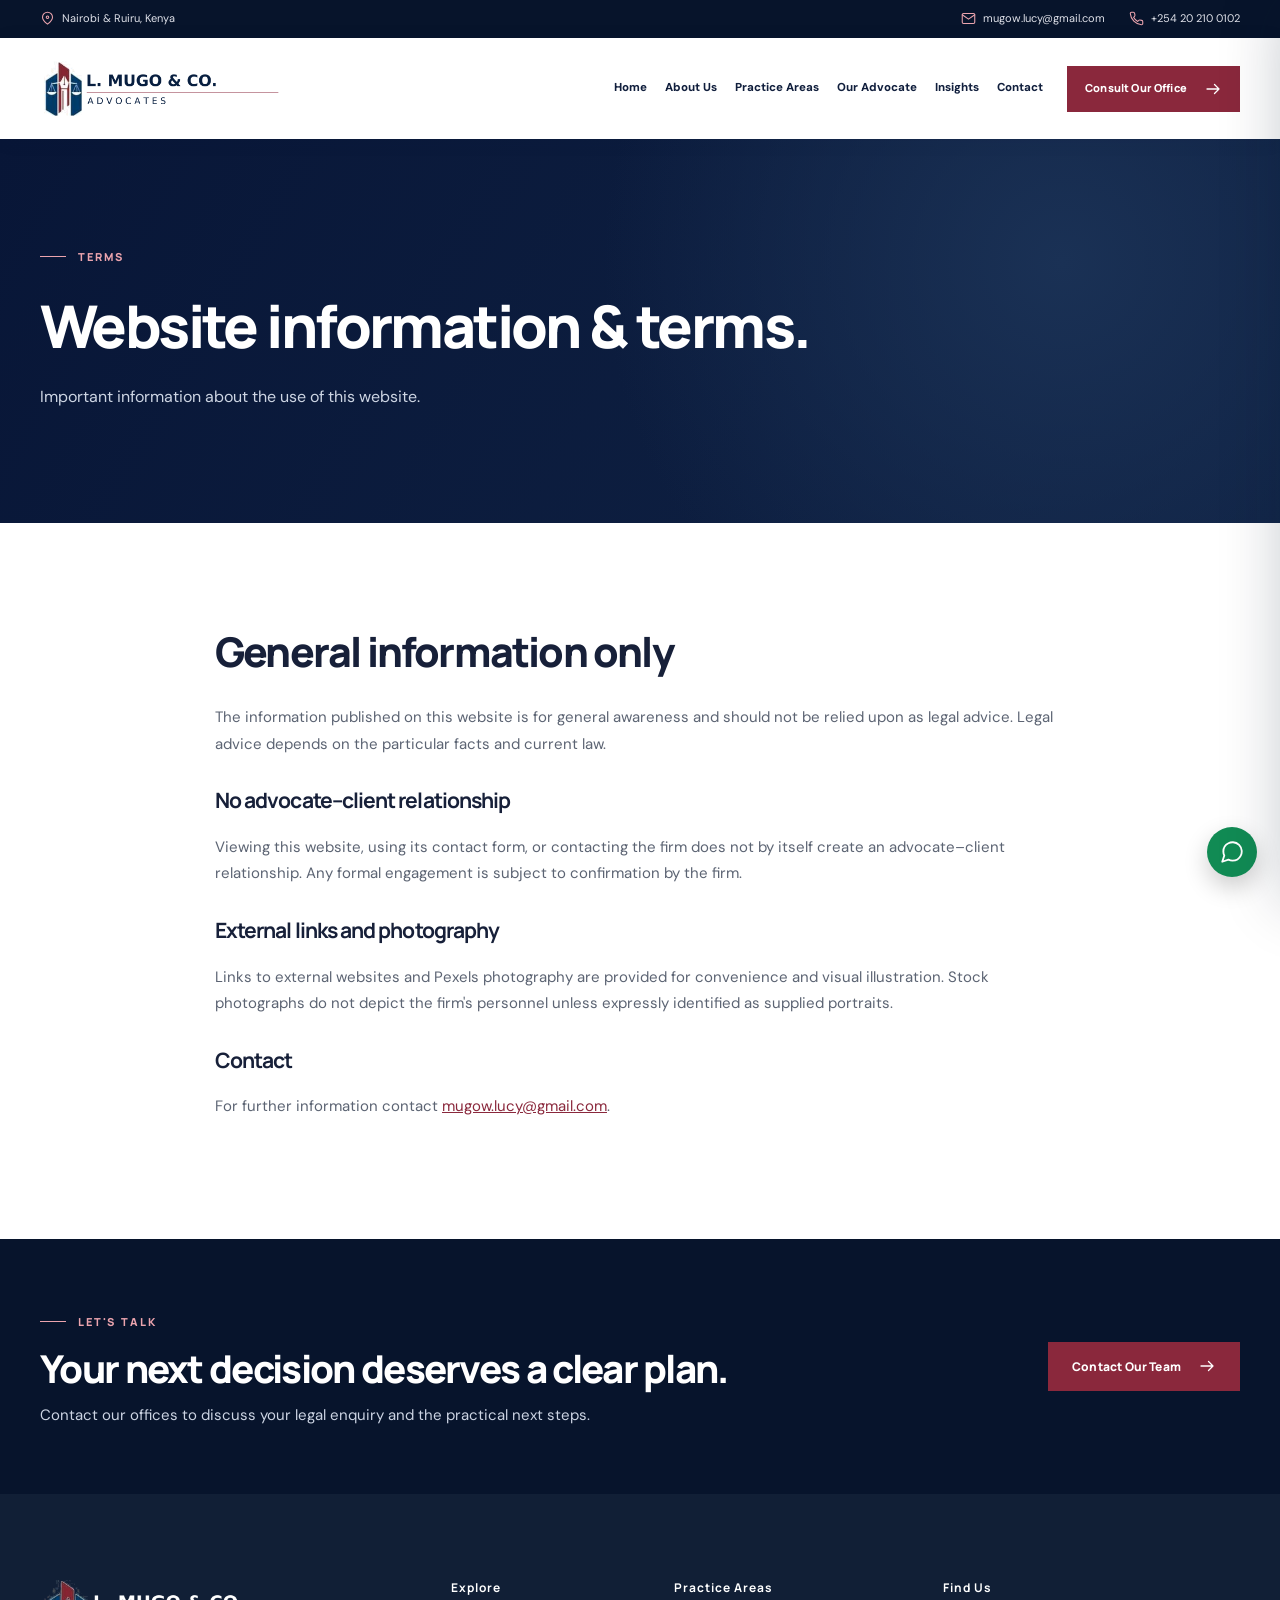
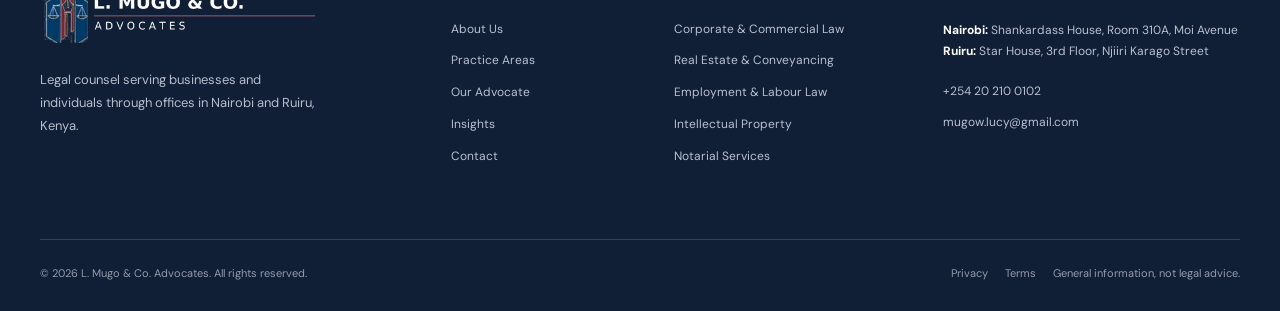
<file: terms/index.html>
<!doctype html><html lang="en-KE"><head><meta charset="utf-8"/><meta name="viewport" content="width=device-width, initial-scale=1"/><meta name="color-scheme" content="light"/><meta name="theme-color" content="#081637"/><title>Website Terms | L. Mugo &amp; Co. Advocates</title><meta name="description" content="Terms and important legal disclaimers for the L. Mugo &amp; Co. Advocates website."/><meta name="robots" content="index,follow,max-image-preview:large"/><link rel="canonical" href="https://l-mugo-co-advocates.vercel.app/terms/"/><meta property="og:type" content="website"/><meta property="og:site_name" content="L. Mugo & Co. Advocates"/><meta property="og:url" content="https://l-mugo-co-advocates.vercel.app/terms/"/><meta property="og:title" content="Website Terms | L. Mugo &amp; Co. Advocates"/><meta property="og:description" content="Terms and important legal disclaimers for the L. Mugo &amp; Co. Advocates website."/><meta property="og:image" content="https://l-mugo-co-advocates.vercel.app/assets/advocate-portrait.webp"/><meta name="twitter:card" content="summary_large_image"/><link rel="icon" href="/assets/favicon.png" type="image/png"/><link rel="preconnect" href="https://fonts.googleapis.com"/><link rel="preconnect" href="https://fonts.gstatic.com" crossorigin/><link rel="preconnect" href="https://images.pexels.com"/><link rel="stylesheet" href="/assets/site.css"/><script defer src="/assets/site.js"></script><script type="application/ld+json">{"@context": "https://schema.org", "@type": "LegalService", "name": "L. Mugo & Co. Advocates", "url": "https://l-mugo-co-advocates.vercel.app/", "telephone": "+254202100102", "email": "mugow.lucy@gmail.com", "address": [{"@type": "PostalAddress", "streetAddress": "Shankardass House, Room 310A, Moi Avenue, next to Kenya Cinema, Nairobi, Kenya", "addressLocality": "Nairobi", "addressCountry": "KE"}, {"@type": "PostalAddress", "streetAddress": "Star House, 3rd Floor, Suites 101–103, Njiiri Karago Street, Ruiru Town, Kiambu County, Kenya", "addressLocality": "Ruiru", "addressRegion": "Kiambu", "addressCountry": "KE"}], "areaServed": {"@type": "Country", "name": "Kenya"}}</script></head><body><a class="skip-link" href="#main">Skip to content</a>
 <div class="topbar"><div class="container topbar-inner"><span class="topbar-address"><svg aria-hidden="true" width="18" height="18" viewBox="0 0 24 24" fill="none" stroke="currentColor" stroke-width="1.7" stroke-linecap="round" stroke-linejoin="round"><path d="M20 10c0 5-8 11-8 11S4 15 4 10a8 8 0 1 1 16 0Z"/><circle cx="12" cy="10" r="2"/></svg> Nairobi & Ruiru, Kenya</span><div class="topbar-links"><a href="mailto:mugow.lucy@gmail.com"><svg aria-hidden="true" width="18" height="18" viewBox="0 0 24 24" fill="none" stroke="currentColor" stroke-width="1.7" stroke-linecap="round" stroke-linejoin="round"><rect x="2" y="4" width="20" height="16" rx="2"/><path d="m2 6 10 7L22 6"/></svg> mugow.lucy@gmail.com</a><a href="tel:+254202100102"><svg aria-hidden="true" width="18" height="18" viewBox="0 0 24 24" fill="none" stroke="currentColor" stroke-width="1.7" stroke-linecap="round" stroke-linejoin="round"><path d="M22 16.9v3a2 2 0 0 1-2.2 2A19.5 19.5 0 0 1 2.1 4.2 2 2 0 0 1 4 2h3a2 2 0 0 1 2 1.7l.5 3a2 2 0 0 1-.6 1.8l-1.6 1.6a16 16 0 0 0 6.6 6.6l1.6-1.6a2 2 0 0 1 1.8-.6l3 .5a2 2 0 0 1 1.7 2Z"/></svg> +254 20 210 0102</a></div></div></div>
 <header class="nav-shell"><div class="container nav-inner"><a class="brand" href="/" aria-label="L. Mugo &amp; Co. Advocates home"><img src="/assets/mugo-wordmark-light-4k.png" width="3840" height="960" alt="L. Mugo &amp; Co. Advocates"/></a><nav class="nav-links" aria-label="Main navigation"><a href="/" class="nav-link " >Home</a><a href="/about/" class="nav-link " >About Us</a><a href="/practice-areas/" class="nav-link " >Practice Areas</a><a href="/managing-partner/" class="nav-link " >Our Advocate</a><a href="/insights/" class="nav-link " >Insights</a><a href="/contact/" class="nav-link " >Contact</a></nav><a class="btn btn-gold nav-cta" href="/contact/">Consult Our Office <svg aria-hidden="true" width="18" height="18" viewBox="0 0 24 24" fill="none" stroke="currentColor" stroke-width="1.7" stroke-linecap="round" stroke-linejoin="round"><path d="M4 12h16M14 6l6 6-6 6"/></svg></a><button type="button" class="menu-open" aria-label="Open menu" aria-expanded="false" aria-controls="mobile-panel" data-mobile-open><svg aria-hidden="true" width="24" height="24" viewBox="0 0 24 24" fill="none" stroke="currentColor" stroke-width="1.7" stroke-linecap="round" stroke-linejoin="round"><path d="M3 6h18M3 12h18M3 18h18"/></svg></button></div></header>
 <div class="mobile-backdrop" id="mobile-backdrop"></div><nav class="mobile-panel" id="mobile-panel" aria-label="Mobile navigation" aria-hidden="true" inert><div class="mobile-head"><img src="/assets/mugo-wordmark-light-4k.png" width="3840" height="960" alt="L. Mugo &amp; Co. Advocates"/><button type="button" aria-label="Close menu" data-mobile-close>×</button></div><div class="mobile-links"><a href="/" >Home</a><a href="/about/" >About Us</a><a href="/practice-areas/" >Practice Areas</a><a href="/managing-partner/" >Our Advocate</a><a href="/insights/" >Insights</a><a href="/contact/" >Contact</a></div><a class="btn btn-gold mobile-cta" href="/contact/">Request a Consultation <svg aria-hidden="true" width="18" height="18" viewBox="0 0 24 24" fill="none" stroke="currentColor" stroke-width="1.7" stroke-linecap="round" stroke-linejoin="round"><path d="M4 12h16M14 6l6 6-6 6"/></svg></a></nav><main id="main"><section class="page-hero"><div class="container"><span class="eyebrow eyebrow-light">TERMS</span><h1>Website information & terms.</h1><p>Important information about the use of this website.</p></div></section><section class="section"><div class="container legal-copy"><h2>General information only</h2><p>The information published on this website is for general awareness and should not be relied upon as legal advice. Legal advice depends on the particular facts and current law.</p><h3>No advocate–client relationship</h3><p>Viewing this website, using its contact form, or contacting the firm does not by itself create an advocate–client relationship. Any formal engagement is subject to confirmation by the firm.</p><h3>External links and photography</h3><p>Links to external websites and Pexels photography are provided for convenience and visual illustration. Stock photographs do not depict the firm's personnel unless expressly identified as supplied portraits.</p><h3>Contact</h3><p>For further information contact <a href="mailto:mugow.lucy@gmail.com">mugow.lucy@gmail.com</a>.</p></div></section></main><section class="closing"><div class="container closing-inner"><div><span class="eyebrow eyebrow-light">LET'S TALK</span><h2>Your next decision deserves a clear plan.</h2><p>Contact our offices to discuss your legal enquiry and the practical next steps.</p></div><a class="btn btn-gold" href="/contact/">Contact Our Team <svg aria-hidden="true" width="18" height="18" viewBox="0 0 24 24" fill="none" stroke="currentColor" stroke-width="1.7" stroke-linecap="round" stroke-linejoin="round"><path d="M4 12h16M14 6l6 6-6 6"/></svg></a></div></section>
 <footer class="site-footer"><div class="container"><div class="footer-grid"><div class="footer-about"><a href="/" class="footer-logo"><img src="/assets/mugo-wordmark-dark-4k.png" alt="L. Mugo &amp; Co. Advocates" width="3840" height="960" loading="lazy"/></a><p>Legal counsel serving businesses and individuals through offices in Nairobi and Ruiru, Kenya.</p></div><div><h3>Explore</h3><div class="footer-links"><a href="/about/">About Us</a><a href="/practice-areas/">Practice Areas</a><a href="/managing-partner/">Our Advocate</a><a href="/insights/">Insights</a><a href="/contact/">Contact</a></div></div><div><h3>Practice Areas</h3><div class="footer-links"><a href="/practice-areas/#corporate">Corporate & Commercial Law</a><a href="/practice-areas/#property">Real Estate & Conveyancing</a><a href="/practice-areas/#employment">Employment & Labour Law</a><a href="/practice-areas/#ip">Intellectual Property</a><a href="/practice-areas/#notary">Notarial Services</a></div></div><div><h3>Find Us</h3><address><strong>Nairobi:</strong> Shankardass House, Room 310A, Moi Avenue<br/><strong>Ruiru:</strong> Star House, 3rd Floor, Njiiri Karago Street</address><div class="footer-links footer-contact"><a href="tel:+254202100102">+254 20 210 0102</a><a href="mailto:mugow.lucy@gmail.com">mugow.lucy@gmail.com</a></div></div></div><div class="footer-bottom"><span>© 2026 L. Mugo &amp; Co. Advocates. All rights reserved.</span><div><a href="/privacy/">Privacy</a><a href="/terms/">Terms</a><span>General information, not legal advice.</span></div></div></div></footer>
 <a class="floating-contact" href="/contact/" aria-label="Contact L. Mugo and Company Advocates" title="Contact the firm"><svg aria-hidden="true" width="29" height="29" viewBox="0 0 24 24" fill="none" stroke="currentColor" stroke-width="1.7" stroke-linecap="round" stroke-linejoin="round"><path d="M21 11.5a8.38 8.38 0 0 1-.9 3.8 8.5 8.5 0 0 1-7.6 4.7 8.38 8.38 0 0 1-3.8-.9L3 21l1.9-5.7a8.38 8.38 0 0 1-.9-3.8 8.5 8.5 0 0 1 4.7-7.6 8.38 8.38 0 0 1 3.8-.9h.5a8.48 8.48 0 0 1 8 8v.5Z"/></svg><span class="whatsapp-tooltip" aria-hidden="true">Contact Our Office</span></a><button class="scroll-top" type="button" aria-label="Back to top" title="Back to top">↑</button></body></html>
</file>
<file: assets/site.css>
@import url('https://fonts.googleapis.com/css2?family=DM+Sans:wght@400;500;600;700&family=Manrope:wght@400;500;600;700;800&display=swap');
:root{--navy:#081637;--navy-deep:#07142c;--navy-soft:#11264b;--gold:#8A283C;--gold-light:#EBA4AE;--red:#8A283C;--ink:#172039;--body:#5c6473;--line:#E9E1E4;--cream:#FAF7F8;--white:#fff;--shadow:0 24px 65px rgba(11,22,44,.12)}
*,*::before,*::after{box-sizing:border-box}html{scroll-behavior:smooth;scroll-padding-top:110px}body{margin:0;background:#fff;color:var(--ink);font:400 15px/1.78 'DM Sans',Arial,sans-serif;-webkit-font-smoothing:antialiased}body.nav-open{overflow:hidden}img{max-width:100%;display:block}button,input,textarea,select{font:inherit}button{cursor:pointer}a{color:inherit;text-decoration:none}::selection{background:#F1D5DC;color:#091637}:focus-visible{outline:3px solid #B4475F;outline-offset:4px}.container{width:min(100% - 72px,1200px);margin-inline:auto}.skip-link{position:absolute;top:-100px;left:10px;z-index:1000;color:#fff;background:var(--navy);padding:9px 17px}.skip-link:focus{top:8px}h1,h2,h3,h4,p{margin-top:0}h1,h2,h3{font-family:Manrope,Arial,sans-serif;letter-spacing:-.044em;line-height:1.2}h1{font-size:clamp(44px,5.1vw,74px);font-weight:800}h2{font-size:clamp(30px,3.2vw,48px);font-weight:800}h3{font-size:clamp(17px,1.65vw,23px)}p{color:var(--body)}.centered{text-align:center}.section{padding:104px 0}.cream{background:var(--cream)}.section-heading{margin-bottom:42px;max-width:770px}.section-heading.centered{margin-inline:auto}.section-heading h2{margin:15px 0 15px}.section-heading p{margin:0;font-size:16px;line-height:1.78}.eyebrow{display:inline-flex;align-items:center;gap:12px;color:var(--gold);font-size:11px;font-family:Manrope,Arial,sans-serif;font-weight:800;letter-spacing:2.1px;text-transform:uppercase;line-height:1.55}.eyebrow::before{content:"";width:26px;flex:0 0 26px;height:1px;background:currentColor}.eyebrow-light{color:var(--gold-light)}.accent-line{width:57px;height:3px;background:var(--gold);margin:24px 0}.btn{display:inline-flex;align-items:center;justify-content:center;gap:17px;padding:14px 23px;min-height:49px;font-size:12px;font-weight:800;letter-spacing:.015em;font-family:Manrope,Arial,sans-serif;line-height:1.3;text-align:center;border:1px solid transparent;transition:background .2s,transform .2s,border-color .2s;white-space:normal}.btn:hover{transform:translateY(-2px)}.btn svg{flex:none}.btn-gold{background:#8A283C;border-color:#8A283C;color:#fff}.btn-gold:hover{background:#702034;border-color:#702034;color:#fff}.btn-navy{color:#fff;background:var(--navy);border-color:var(--navy)}.btn-navy:hover{background:#183766}.btn-outline{border-color:#fff9;color:#fff;background:#ffffff08}.btn-outline:hover{background:#ffffff1d}.text-link{display:inline-flex;align-items:center;gap:13px;color:#061945;font-size:12px;font-weight:800;font-family:Manrope,Arial,sans-serif;border-bottom:1px solid var(--gold);padding-bottom:6px}.text-link:hover{color:#8A283C}.text-link svg{width:16px}.section-action{margin-top:38px}
/* Reference site navigation: restrained utility bar, white main navigation */
.topbar{background:#07142b;color:#e0e2ea;font-size:11px}.topbar-inner{min-height:38px;display:flex;justify-content:space-between;align-items:center;gap:18px}.topbar-address,.topbar-links,.topbar-links a{display:inline-flex;align-items:center;gap:7px}.topbar svg{height:15px;width:15px;color:#EBA4AE}.topbar-links{gap:24px}.topbar-links a:hover{color:#EBA4AE}.nav-shell{position:sticky;top:0;background:#fff;z-index:80;box-shadow:0 2px 20px #0816370e}.nav-inner{min-height:101px;display:flex;align-items:center;gap:24px}.brand{display:flex;align-items:center;flex:0 0 260px;width:260px}.brand img{width:260px;height:auto;max-height:80px;object-fit:contain}.nav-links{display:flex;gap:18px;margin-left:auto;align-items:center}.nav-link{font-size:11.5px;font-weight:800;color:#111f3d;white-space:nowrap;position:relative;padding:12px 0}.nav-link::after{content:"";position:absolute;bottom:6px;left:0;right:100%;height:2px;background:var(--gold);transition:right .2s}.nav-link.active::after,.nav-link:hover::after{right:0}.nav-link.active{color:#8A283C}.nav-cta{padding:13px 17px;min-height:44px;white-space:nowrap;font-size:11px}.menu-open{display:none;background:transparent;border:1px solid #e3e3e3;color:var(--navy);width:44px;height:44px;align-items:center;justify-content:center;margin-left:auto}.mobile-backdrop{position:fixed;inset:0;background:#07142bb3;z-index:85;visibility:hidden;opacity:0;transition:opacity .2s,visibility .2s}.mobile-backdrop.visible{opacity:1;visibility:visible}.mobile-panel{position:fixed;right:0;top:0;bottom:0;z-index:90;display:block;width:min(89vw,380px);padding:24px;background:white;overflow-y:auto;transform:translateX(105%);box-shadow:-15px 0 60px #07142b3d;transition:transform .23s}.mobile-panel.open{transform:translateX(0)}.mobile-head{display:flex;align-items:center;justify-content:space-between;gap:12px;padding-bottom:25px;border-bottom:1px solid var(--line)}.mobile-head img{width:175px;height:auto}.mobile-head button{background:#F7EFF1;border:0;color:var(--navy);font-size:26px;line-height:1;width:39px;height:39px}.mobile-links{display:flex;flex-direction:column;margin:14px 0 27px}.mobile-links a{padding:13px 3px;border-bottom:1px solid #efeee9;font-size:14px;font-weight:700}.mobile-cta{width:100%}
/* Full-bleed image, overlaid text: matches original Were reference hero */
.hero{min-height:665px;background:#07152c;color:#fff;position:relative;isolation:isolate;display:flex;align-items:center;overflow:hidden}.hero::before{content:"";position:absolute;z-index:-2;inset:0;background-image:linear-gradient(90deg,rgba(5,14,32,.98) 0%,rgba(6,16,36,.94) 31%,rgba(7,19,41,.79) 57%,rgba(5,14,31,.15) 100%),var(--hero-image);background-position:center;background-size:cover}.hero::after{content:"";position:absolute;z-index:-1;inset:0;background:linear-gradient(0deg,rgba(4,12,30,.39),transparent 24%)}.hero-inner{width:min(100% - 72px,1200px);padding:88px 0 119px}.hero-copy{max-width:725px}.hero h1{color:#fff;margin:24px 0 27px;line-height:1.15}.hero h1 em{color:var(--gold-light);font-style:normal}.hero-copy p{color:#d7dce6;max-width:570px;font-size:16px;line-height:1.85}.hero-actions{display:flex;gap:14px;flex-wrap:wrap;margin-top:34px}.hero-bottom{position:absolute;left:0;right:0;bottom:0;color:#e8eaf0;border-top:1px solid #fff3}.hero-bottom-inner{min-height:60px;display:flex;align-items:center;justify-content:space-between;gap:20px}.hero-notes{display:flex;align-items:center;gap:28px;font-size:11px}.hero-notes span{display:flex;align-items:center;gap:9px}.hero-notes span::before{content:"";height:6px;width:6px;background:var(--gold-light);border-radius:50%}.scroll-cue{font-weight:700;letter-spacing:1.4px;font-size:10px;white-space:nowrap}
/* Reference intro portrait treatment */
.intro-grid{display:grid;grid-template-columns:minmax(0,1fr) minmax(0,1fr);gap:90px;align-items:center}.intro-picture{position:relative;min-width:0}.intro-picture>img{width:100%;height:auto;aspect-ratio:1/1;object-fit:cover;object-position:center 18%;box-shadow:var(--shadow)}.intro-picture::before{content:"";position:absolute;border-top:9px solid #F1D8DE;border-left:9px solid #F1D8DE;left:-25px;top:-24px;height:105px;width:105px;pointer-events:none;z-index:1}.picture-stamp{position:absolute;right:-22px;bottom:-22px;background:var(--navy);padding:23px 27px;color:white;box-shadow:var(--shadow);display:flex;flex-direction:column;line-height:1.3;min-width:164px}.picture-stamp small{font-size:10px;color:var(--gold-light);letter-spacing:2px;font-weight:700}.picture-stamp strong{font:800 30px Manrope,Arial,sans-serif;margin:5px 0}.picture-stamp span{font-size:10px;color:#d6ddea}.intro-copy h2{margin:18px 0 0}.intro-copy h3{color:var(--navy);margin-bottom:14px}.intro-copy p{line-height:1.85;margin-bottom:16px}.intro-copy blockquote{font:600 16px/1.7 Manrope,Arial,sans-serif;border-left:3px solid var(--gold);padding:12px 0 12px 23px;margin:25px 0;color:#263b5e}
/* Image-led practice cards: no image stretching */
.practice-grid{display:grid;grid-template-columns:repeat(3,minmax(0,1fr));gap:23px}.practice-card{height:340px;min-width:0;overflow:hidden;position:relative;background:#122242;display:block;color:#fff}.practice-card>img{position:absolute;inset:0;width:100%;height:100%;object-fit:cover;object-position:center;transition:transform .35s ease}.practice-card:hover>img{transform:scale(1.055)}.practice-shade{position:absolute;inset:0;background:linear-gradient(180deg,#07142b0a 15%,#07142bd5 70%,#07142bee 100%)}.practice-card-text{position:absolute;bottom:0;left:0;right:0;padding:27px 27px 25px}.card-number{font-size:10px;letter-spacing:2.2px;color:var(--gold-light);font-weight:700}.practice-card h3{font-size:19px;color:white;margin:9px 0 7px}.practice-card p{font-size:12px;line-height:1.5;color:#e3e8f0;max-width:285px;margin-bottom:0}.card-arrow{position:absolute;bottom:27px;right:24px}.card-arrow svg{width:19px;height:19px;color:#EBA4AE}
.purpose-grid{display:grid;grid-template-columns:1fr 1.08fr;gap:95px;align-items:start}.purpose-grid h2{margin:18px 0 23px}.purpose-grid>div>p{font-size:16px;max-width:440px}.value-grid{display:grid;grid-template-columns:1fr 1fr;gap:32px 40px}.value-grid>div{border-top:1px solid var(--line);padding-top:16px}.value-grid span,.three-values span{font-size:12px;color:var(--gold);font-weight:800;letter-spacing:2px}.value-grid h3{margin:10px 0 8px;font-size:17px}.value-grid p{font-size:13px;line-height:1.7}.two-column{display:grid;grid-template-columns:minmax(0,1fr) minmax(0,1fr);gap:80px;align-items:center}.two-column>div{min-width:0}.two-column h2{margin:17px 0 23px}.two-column p{font-size:15px;line-height:1.9}.two-column .btn{margin-top:15px}.section-navy{background:var(--navy);color:#fff}.section-navy h2{color:#fff}.section-navy p{color:#d4dce9}.decorative-photo,.picture-frame{width:100%;overflow:hidden}.decorative-photo img{width:100%;height:auto;aspect-ratio:6/4;object-fit:cover}.picture-frame img{width:100%;height:auto;aspect-ratio:1.19/1;object-fit:cover}.insight-grid{display:grid;grid-template-columns:repeat(3,minmax(0,1fr));gap:25px}.insight-card{min-width:0;border:1px solid #e7e5e0;background:white;padding:26px}.insight-image{display:block;overflow:hidden;background:#e4e4e0}.insight-image img{width:100%;height:auto;aspect-ratio:4/3;object-fit:cover;object-position:center;transition:transform .3s}.insight-image:hover img{transform:scale(1.04)}.insight-copy{padding-top:17px}.overline{font-family:Manrope,Arial,sans-serif;font-size:10px;letter-spacing:1.8px;color:#8A283C;font-weight:800}.insight-copy h3{font-size:20px;margin:23px 0 12px;line-height:1.35}.insight-copy h3 a:hover{color:#702034}.insight-copy p{font-size:13px;line-height:1.8;min-height:53px}.insight-copy .text-link{margin-top:9px}
/* Inner pages */
.page-hero{background:radial-gradient(circle at 83% 32%,#1a3155 0%,transparent 42%),linear-gradient(120deg,#081637,#102345);color:white;padding:100px 0 95px}.page-hero h1{max-width:830px;font-size:clamp(40px,4.6vw,64px);margin:25px 0 22px}.page-hero p{color:#cdd5e3;max-width:630px;font-size:16px}.three-values{display:grid;grid-template-columns:repeat(3,minmax(0,1fr));gap:24px}.three-values article{background:#fff;padding:32px;min-width:0;border:1px solid var(--line)}.three-values h3{margin:15px 0 10px}.three-values p{font-size:13px}.reverse{direction:rtl}.reverse>*{direction:ltr}.jump-chips{display:flex;gap:12px;flex-wrap:wrap;justify-content:center;margin-top:35px}.jump-chips a{border:1px solid #DED6DA;color:#1b2c4d;font-size:12px;font-weight:700;padding:8px 13px}.jump-chips a:hover{background:var(--navy);color:white}.practice-detail{padding:85px 0;scroll-margin-top:115px}.detail-grid{display:grid;grid-template-columns:minmax(0,1fr) minmax(0,1fr);align-items:center;gap:80px}.detail-grid.reverse{direction:rtl}.detail-grid.reverse>*{direction:ltr}.detail-photo img{width:100%;height:auto;aspect-ratio:5/4;object-fit:cover;object-position:center}.detail-copy h2{margin:16px 0 15px}.detail-copy h3{font-size:18px;font-weight:700;letter-spacing:-.018em;margin-bottom:16px;color:#26446a}.detail-copy>p{line-height:1.8}.detail-topics{font-size:12px;font-weight:700;color:#743848;border-left:3px solid var(--gold);padding-left:17px;margin:25px 0!important}.profile-layout{display:grid;grid-template-columns:.9fr 1.1fr;gap:88px;align-items:center}.profile-photo{position:relative}.profile-photo>img{width:100%;height:auto;aspect-ratio:1/1;object-fit:cover;box-shadow:var(--shadow)}.profile-body h2{margin:18px 0 6px}.profile-role{font-weight:800;font-size:11px;letter-spacing:1.4px;color:#8A283C}.profile-body p{line-height:1.85}.team-grid{display:grid;grid-template-columns:repeat(3,minmax(0,1fr));gap:24px}.team-grid article{text-align:center;background:#fff;border:1px solid var(--line);padding:35px 22px}.initials{margin:0 auto 19px;border-radius:50%;width:79px;height:79px;background:#e4edf8;color:#09254b;display:grid;place-items:center;font:800 24px Manrope,Arial,sans-serif}.team-grid article:nth-child(2) .initials{background:#F9E5EA;color:#8A283C}.team-grid article:nth-child(3) .initials{background:#f6e1e5;color:#7c213a}.team-grid h3{margin:0;font-size:18px}.team-grid span{font-size:11px;text-transform:uppercase;letter-spacing:1.4px;color:#8D5160}.guide-article{padding:42px 46px;background:#fff;margin:0 auto 25px;scroll-margin-top:120px;max-width:900px}.guide-article h2{font-size:30px;margin:13px 0 24px}.guide-article p{line-height:1.9}.contact-grid{display:grid;grid-template-columns:.85fr 1.15fr;gap:75px;align-items:start}.contact-copy h2{margin:17px 0 19px}.contact-copy p{margin-bottom:30px}.contact-line{display:flex;gap:16px;border-top:1px solid var(--line);padding:18px 0;align-items:flex-start}.contact-line>svg{color:#8A283C;flex:none;margin-top:5px}.contact-line>div{display:flex;flex-direction:column;gap:4px;min-width:0}.contact-line strong{font-size:12px;text-transform:uppercase;letter-spacing:.8px}.contact-line a,.contact-line span{font-size:14px;overflow-wrap:anywhere}.contact-line a:hover{color:#8A283C}.contact-form-shell{background:var(--cream);border:1px solid #EBE0E3;padding:35px}.contact-form-shell h3{font-size:26px;margin-bottom:6px}.contact-form-shell>p{font-size:13px}.contact-form-shell form{margin-top:22px}.contact-form-shell label{display:flex;flex-direction:column;font-size:12px;font-weight:700;gap:6px;margin-bottom:16px}.contact-form-shell input,.contact-form-shell select,.contact-form-shell textarea{border:1px solid #dcdedb;background:white;min-width:0;width:100%;padding:12px 13px;outline:none;border-radius:0;color:var(--ink)}.contact-form-shell textarea{resize:vertical}.contact-form-shell input:focus,.contact-form-shell textarea:focus,.contact-form-shell select:focus{border-color:var(--gold);box-shadow:0 0 0 2px #8A283C22}.form-grid{display:grid;grid-template-columns:repeat(2,minmax(0,1fr));gap:15px}.honeypot{position:absolute;width:1px;height:1px;overflow:hidden;opacity:0;pointer-events:none}.contact-form-shell #form-status{font-size:12px;margin-top:14px;color:#465977}.office-grid{display:grid;grid-template-columns:repeat(2,minmax(0,1fr));gap:25px}.office-card{background:#fff;border:1px solid var(--line);padding:36px;min-width:0}.office-card h3{margin:17px 0}.office-card p{display:flex;align-items:flex-start;gap:10px;font-size:14px;min-height:75px}.office-card p svg{flex:0 0 18px;margin-top:4px}.legal-copy{max-width:850px}.legal-copy h2{margin-bottom:28px}.legal-copy h3{margin-top:30px}.legal-copy a{color:#8A283C;text-decoration:underline}
/* Footer and the lone circular floating contact control */
.closing{background:#07142c;color:white;padding:65px 0}.closing-inner{display:flex;gap:30px;align-items:center;justify-content:space-between}.closing h2{font-size:clamp(28px,3vw,40px);margin:15px 0 10px;color:white}.closing p{color:#ccd4e3;margin:0}.closing .btn{flex:none}.site-footer{background:#111f36;color:#d1d7e1;padding:80px 0 0}.footer-grid{display:grid;grid-template-columns:1.4fr .67fr .85fr 1.15fr;gap:50px;padding-bottom:72px}.footer-logo{max-width:300px;display:block;margin-bottom:19px;background:transparent!important;border:none!important;padding:0!important}.footer-logo img{width:100%;height:auto;object-fit:contain;background:transparent}.footer-about p{font-size:13px;color:#b5bdcc;max-width:280px}.site-footer h3{font:700 12px Manrope,Arial,sans-serif;letter-spacing:1px;color:white;margin:5px 0 24px}.footer-links{display:flex;flex-direction:column;gap:12px}.footer-links a{color:#b8c0d0;font-size:12px;line-height:1.65}.footer-links a:hover,.footer-bottom a:hover{color:var(--gold-light)}.site-footer address{font-style:normal;font-size:12px;color:#b8c0d0;line-height:1.75}.site-footer address strong{color:#fff}.footer-contact{margin-top:20px}.footer-bottom{padding:24px 0 28px;display:flex;justify-content:space-between;align-items:center;gap:20px;border-top:1px solid #ffffff27;color:#929bab;font-size:11px}.footer-bottom>div{display:flex;align-items:center;gap:17px;flex-wrap:wrap}.floating-contact{position:fixed;right:23px;bottom:23px;z-index:60;display:grid;place-items:center;background:#118b54;color:#fff;border-radius:50%;width:50px;height:50px;box-shadow:0 10px 25px #0003;transition:transform .2s}.floating-contact:hover{transform:translateY(-4px)}.floating-contact svg{width:26px;height:26px}.whatsapp-tooltip{position:absolute;right:69px;white-space:nowrap;border-radius:5px;background:#09234b;color:white;padding:8px 10px;font-size:11px;font-weight:700;opacity:0;visibility:hidden;transition:opacity .2s;pointer-events:none}.floating-contact:hover .whatsapp-tooltip,.floating-contact:focus-visible .whatsapp-tooltip{opacity:1;visibility:visible}.scroll-top{position:fixed;right:27px;bottom:84px;z-index:55;border:1px solid #ECE3E6;background:#fff;color:var(--navy);width:40px;height:40px;display:none;place-items:center;box-shadow:0 6px 25px #0002}.scroll-top.show{display:grid}
@media(max-width:1200px){.nav-inner{gap:15px}.brand,.brand img{width:220px;flex-basis:220px}.nav-links{gap:13px}.nav-cta{padding:12px}.intro-grid{gap:55px}.footer-grid{gap:29px}}
@media(max-width:1050px){.nav-links,.nav-cta{display:none}.menu-open{display:flex}.nav-inner{min-height:76px}.brand,.brand img{width:228px;flex-basis:228px}.footer-grid{grid-template-columns:1.2fr 1fr 1fr;gap:35px}.footer-grid>div:last-child{grid-column:1/-1;display:grid;grid-template-columns:1fr 1fr;gap:15px}.footer-grid>div:last-child h3{grid-column:1/-1;margin-bottom:0}.footer-contact{margin:0}.intro-grid,.two-column,.detail-grid{gap:45px}.contact-grid{gap:35px}}
@media(max-width:850px){.container{width:min(100% - 46px,1200px)}.section{padding:78px 0}.hero-inner{width:min(100% - 46px,1200px);padding:84px 0 105px}.hero{min-height:610px}.hero-bottom-inner{min-height:65px}.scroll-cue{display:none}.hero-notes{flex-wrap:wrap;gap:6px 20px}.intro-grid,.two-column,.purpose-grid,.profile-layout,.contact-grid{grid-template-columns:1fr;gap:45px}.intro-picture{max-width:510px}.intro-picture>img{max-height:540px}.purpose-grid{gap:25px}.practice-grid{grid-template-columns:repeat(2,minmax(0,1fr))}.insight-grid{grid-template-columns:repeat(2,minmax(0,1fr))}.insight-card:last-child{grid-column:1/-1;max-width:470px;margin-inline:auto}.detail-grid{grid-template-columns:1fr;gap:30px}.detail-grid.reverse{direction:ltr}.detail-photo img{max-height:420px}.profile-photo{max-width:500px}.reverse{direction:ltr}.three-values{grid-template-columns:1fr 1fr}.office-grid{grid-template-columns:1fr}.office-card p{min-height:0}.page-hero{padding:80px 0}.closing-inner{align-items:flex-start;flex-direction:column}.footer-grid{grid-template-columns:1fr 1fr}.footer-grid>div:last-child{grid-column:auto;display:block}.footer-grid>div:last-child h3{margin-bottom:20px}.footer-contact{margin-top:19px}}
@media(max-width:600px){.container{width:min(100% - 36px,1200px)}h1{font-size:clamp(38px,10vw,53px)}h2{font-size:clamp(28px,7vw,39px)}.topbar{display:none}.nav-inner{min-height:70px}.brand,.brand img{width:205px;flex-basis:205px}.hero{min-height:610px}.hero::before{background-image:linear-gradient(90deg,rgba(5,14,32,.96),rgba(6,16,36,.89) 48%,rgba(7,19,41,.58)),var(--hero-image);background-position:60% center}.hero-inner{width:min(100% - 36px,1200px);padding:66px 0 160px}.hero h1{margin:18px 0 19px}.hero-copy p{font-size:14px;line-height:1.8}.hero-actions{gap:11px}.hero-actions .btn{font-size:11px;width:100%;max-width:300px}.hero-notes{font-size:10px;gap:9px 14px}.hero-bottom-inner{min-height:87px}.intro-grid{gap:48px}.intro-picture::before{left:-12px;top:-14px;height:70px;width:70px;border-width:6px}.picture-stamp{right:0;bottom:-21px;padding:15px 20px;min-width:130px}.picture-stamp strong{font-size:25px}.section{padding:68px 0}.section-heading{margin-bottom:30px}.practice-grid,.insight-grid,.three-values,.team-grid{grid-template-columns:1fr;gap:15px}.practice-card{height:315px}.insight-card{padding:19px}.insight-card:last-child{max-width:none;grid-column:auto}.insight-image img{aspect-ratio:4/3}.insight-copy h3{font-size:19px;margin-top:16px}.insight-copy p{min-height:0}.value-grid{gap:20px}.detail-grid{gap:23px}.practice-detail{padding:65px 0}.detail-photo img{aspect-ratio:1.15/1}.page-hero{padding:70px 0}.page-hero h1{font-size:clamp(36px,9vw,52px)}.profile-photo{max-width:100%}.form-grid{grid-template-columns:1fr;gap:0}.contact-form-shell{padding:22px}.guide-article{padding:26px 22px}.guide-article h2{font-size:25px}.closing{padding:54px 0}.footer-grid{grid-template-columns:1fr 1fr;gap:30px 22px;padding-bottom:40px}.footer-about{grid-column:1/-1}.footer-grid>div:last-child{grid-column:1/-1}.footer-bottom{flex-direction:column;align-items:start}.floating-contact{width:60px;height:60px;right:15px;bottom:15px}.floating-contact svg{width:31px;height:31px}.scroll-top{right:23px;bottom:88px}.whatsapp-tooltip{display:none}}
@media(max-width:390px){.brand,.brand img{width:183px;flex-basis:183px}.container{width:min(100% - 30px,1200px)}.hero-actions .btn{max-width:none}.value-grid{grid-template-columns:1fr}.nav-inner{gap:10px}.footer-grid{grid-template-columns:1fr}.footer-about,.footer-grid>div:last-child{grid-column:auto}.practice-card{height:296px}}
@media(prefers-reduced-motion:reduce){html{scroll-behavior:auto}*,*::before,*::after{transition-duration:0s!important;animation-duration:0s!important}}
</file>
